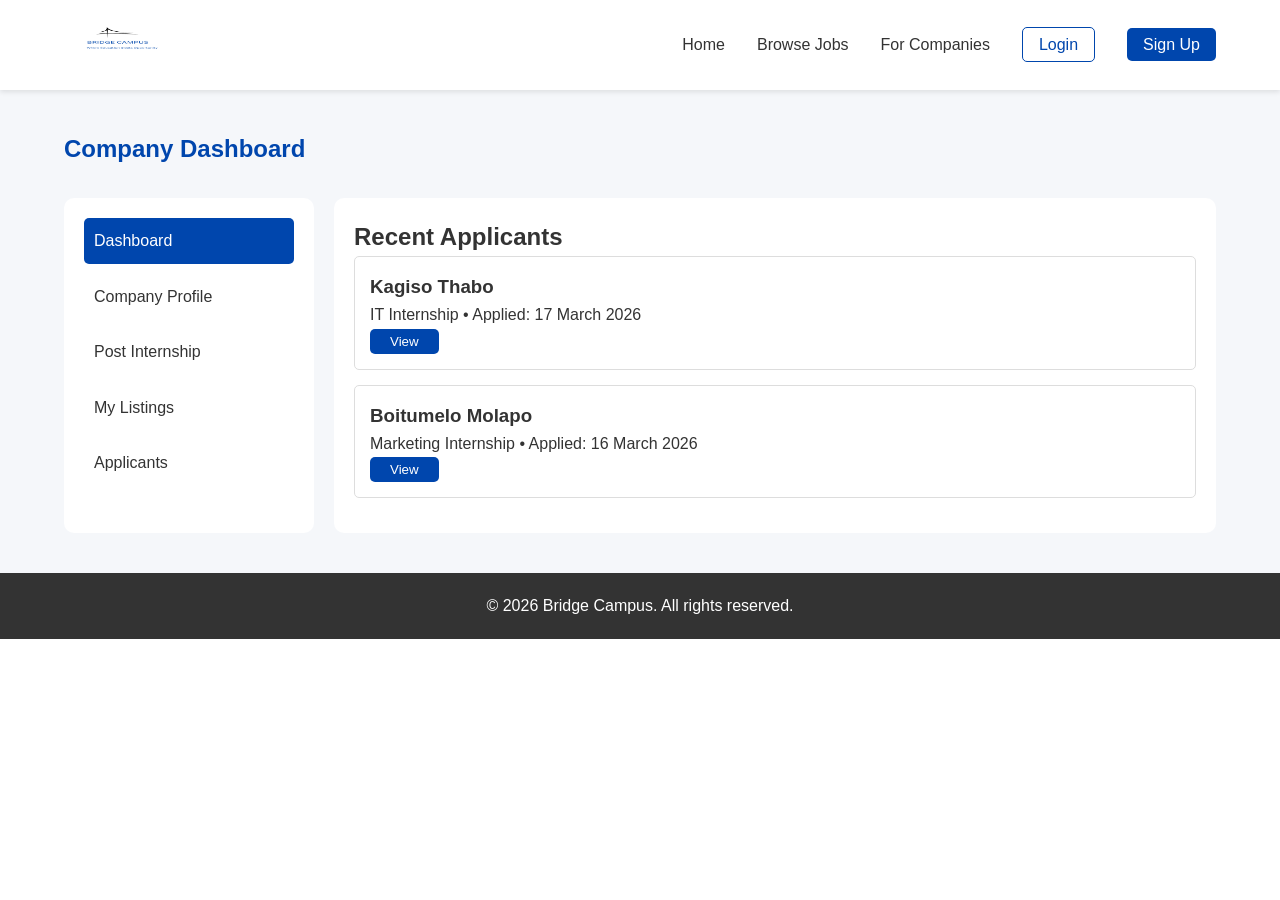
<file: company-dashboard.html>
<!DOCTYPE html>
<html lang="en">
<head>
    <meta charset="UTF-8">
    <meta name="viewport" content="width=device-width, initial-scale=1.0">
    <title>Company Dashboard - Bridge Campus</title>
    <link rel="stylesheet" href="style.css">
    <link rel="stylesheet" href="https://cdnjs.cloudflare.com/ajax/libs/font-awesome/6.0.0/css/all.min.css">
</head>
<body>
    <nav class="navbar">
        <div class="container">
            <div class="logo">
                <a href="index.html" style="text-decoration: none; color: inherit;">
                    <img src="bridge_logo.png" alt="Bridge Campus Logo" style="height: 50px; width: auto;">
                </a>
            </div>
            <ul class="nav-links">
                <li><a href="index.html">Home</a></li>
                <li><a href="jobs.html">Browse Jobs</a></li>
                <li><a href="company-dashboard.html">For Companies</a></li>
                <li><a href="login.html" class="btn-outline">Login</a></li>
                <li><a href="signup.html" class="btn-primary">Sign Up</a></li>
            </ul>
        </div>
    </nav>

    <section style="padding: 40px 0; background: #f5f7fa;">
        <div class="container">
            <h1 style="color: #0046ad;">Company Dashboard</h1>
            
            <div style="display: grid; grid-template-columns: 250px 1fr; gap: 20px; margin-top: 30px;">
                <!-- Sidebar -->
                <div style="background: white; padding: 20px; border-radius: 10px;">
                    <ul style="list-style: none; padding: 0;">
                        <li style="margin-bottom: 10px;"><a href="#" style="display: block; padding: 10px; background: #0046ad; color: white; text-decoration: none; border-radius: 5px;">Dashboard</a></li>
                        <li style="margin-bottom: 10px;"><a href="#" style="display: block; padding: 10px; color: #333; text-decoration: none;">Company Profile</a></li>
                        <li style="margin-bottom: 10px;"><a href="post-job.html" style="display: block; padding: 10px; color: #333; text-decoration: none;">Post Internship</a></li>
                        <li style="margin-bottom: 10px;"><a href="#" style="display: block; padding: 10px; color: #333; text-decoration: none;">My Listings</a></li>
                        <li style="margin-bottom: 10px;"><a href="#" style="display: block; padding: 10px; color: #333; text-decoration: none;">Applicants</a></li>
                    </ul>
                </div>
                
                <!-- Main -->
                <div style="background: white; padding: 20px; border-radius: 10px;">
                    <h2>Recent Applicants</h2>
                    
                    <div style="border: 1px solid #ddd; padding: 15px; margin-bottom: 15px; border-radius: 5px;">
                        <h3>Kagiso Thabo</h3>
                        <p>IT Internship • Applied: 17 March 2026</p>
                        <button style="background: #0046ad; color: white; border: none; padding: 5px 20px; border-radius: 5px;">View</button>
                    </div>
                    
                    <div style="border: 1px solid #ddd; padding: 15px; margin-bottom: 15px; border-radius: 5px;">
                        <h3>Boitumelo Molapo</h3>
                        <p>Marketing Internship • Applied: 16 March 2026</p>
                        <button style="background: #0046ad; color: white; border: none; padding: 5px 20px; border-radius: 5px;">View</button>
                    </div>
                </div>
            </div>
        </div>
    </section>

    <footer style="background: #333; color: white; text-align: center; padding: 20px;">
        <p>&copy; 2026 Bridge Campus. All rights reserved.</p>
    </footer>
</body>
</html>
</file>
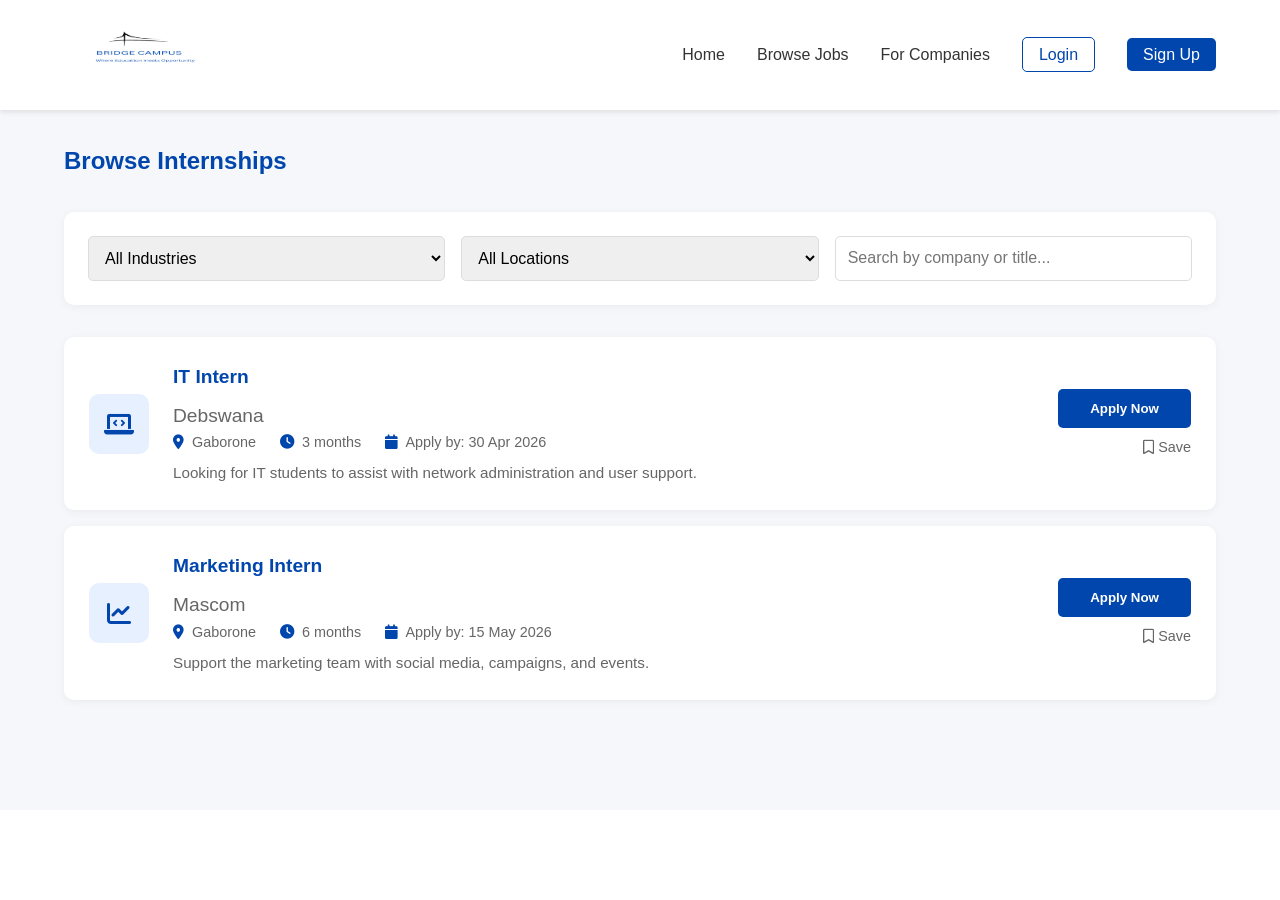
<file: jobs.html>
<!DOCTYPE html>
<html lang="en">
<head>
    <meta charset="UTF-8">
    <meta name="viewport" content="width=device-width, initial-scale=1.0">
    <title>Browse Internships - Bridge Campus</title>
    <link rel="stylesheet" href="style.css">
    <link rel="stylesheet" href="https://cdnjs.cloudflare.com/ajax/libs/font-awesome/6.0.0/css/all.min.css">
</head>
<body>
    <!-- Navigation -->
    <nav class="navbar">
        <div class="container">
            <div class="logo">
                <a href="index.html" style="text-decoration: none; color: inherit;">
                    <img src="bridge_logo.png" alt="Bridge Campus Logo" style="height: 70px; width: auto;">
                </a>
            </div>
            <ul class="nav-links">
                <li><a href="index.html">Home</a></li>
                <li><a href="jobs.html">Browse Jobs</a></li>
                <li><a href="company-dashboard.html">For Companies</a></li>
                <li><a href="login.html" class="btn-outline">Login</a></li>
                <li><a href="signup.html" class="btn-primary">Sign Up</a></li>
            </ul>
        </div>
    </nav>

    
    <section class="jobs-page">
        <div class="container">
            <h1>Browse Internships</h1>
            
            <!-- Filters -->
            <div class="filters">
                <select>
                    <option>All Industries</option>
                    <option>Information Technology</option>
                    <option>Marketing</option>
                    <option>Engineering</option>
                    <option>Finance</option>
                    <option>Human Resources</option>
                </select>
                
                <select>
                    <option>All Locations</option>
                    <option>Gaborone</option>
                    <option>Francistown</option>
                    <option>Palapye</option>
                    <option>Maun</option>
                </select>
                
                <input type="text" placeholder="Search by company or title...">
            </div>
            
            <!-- Job Listings -->
            <div class="job-listings">
                <!-- Job Card 1 -->
                <div class="job-card">
                    <div class="job-icon">
                        <i class="fas fa-laptop-code"></i>
                    </div>
                    <div class="job-info">
                        <h3>IT Intern</h3>
                        <p class="company-name">Debswana</p>
                        <div class="job-meta">
                            <span><i class="fas fa-map-marker-alt"></i> Gaborone</span>
                            <span><i class="fas fa-clock"></i> 3 months</span>
                            <span><i class="fas fa-calendar"></i> Apply by: 30 Apr 2026</span>
                        </div>
                        <p class="job-description">Looking for IT students to assist with network administration and user support.</p>
                    </div>
                    <div class="job-actions">
                        <button class="btn-apply" onclick="alert('Application submitted! (Demo)')">Apply Now</button>
                        <p class="saved"><i class="far fa-bookmark"></i> Save</p>
                    </div>
                </div>
                
                <!-- Job Card 2 -->
                <div class="job-card">
                    <div class="job-icon">
                        <i class="fas fa-chart-line"></i>
                    </div>
                    <div class="job-info">
                        <h3>Marketing Intern</h3>
                        <p class="company-name">Mascom</p>
                        <div class="job-meta">
                            <span><i class="fas fa-map-marker-alt"></i> Gaborone</span>
                            <span><i class="fas fa-clock"></i> 6 months</span>
                            <span><i class="fas fa-calendar"></i> Apply by: 15 May 2026</span>
                        </div>
                        <p class="job-description">Support the marketing team with social media, campaigns, and events.</p>
                    </div>
                    <div class="job-actions">
                        <button class="btn-apply" onclick="alert('Application submitted! (Demo)')">Apply Now</button>
                        <p class="saved"><i class="far fa-bookmark"></i> Save</p>
                    </div>
                </div>
            </div>
        </div>
    </section>
    
    <!-- Footer -->
</body>
</html>
</file>
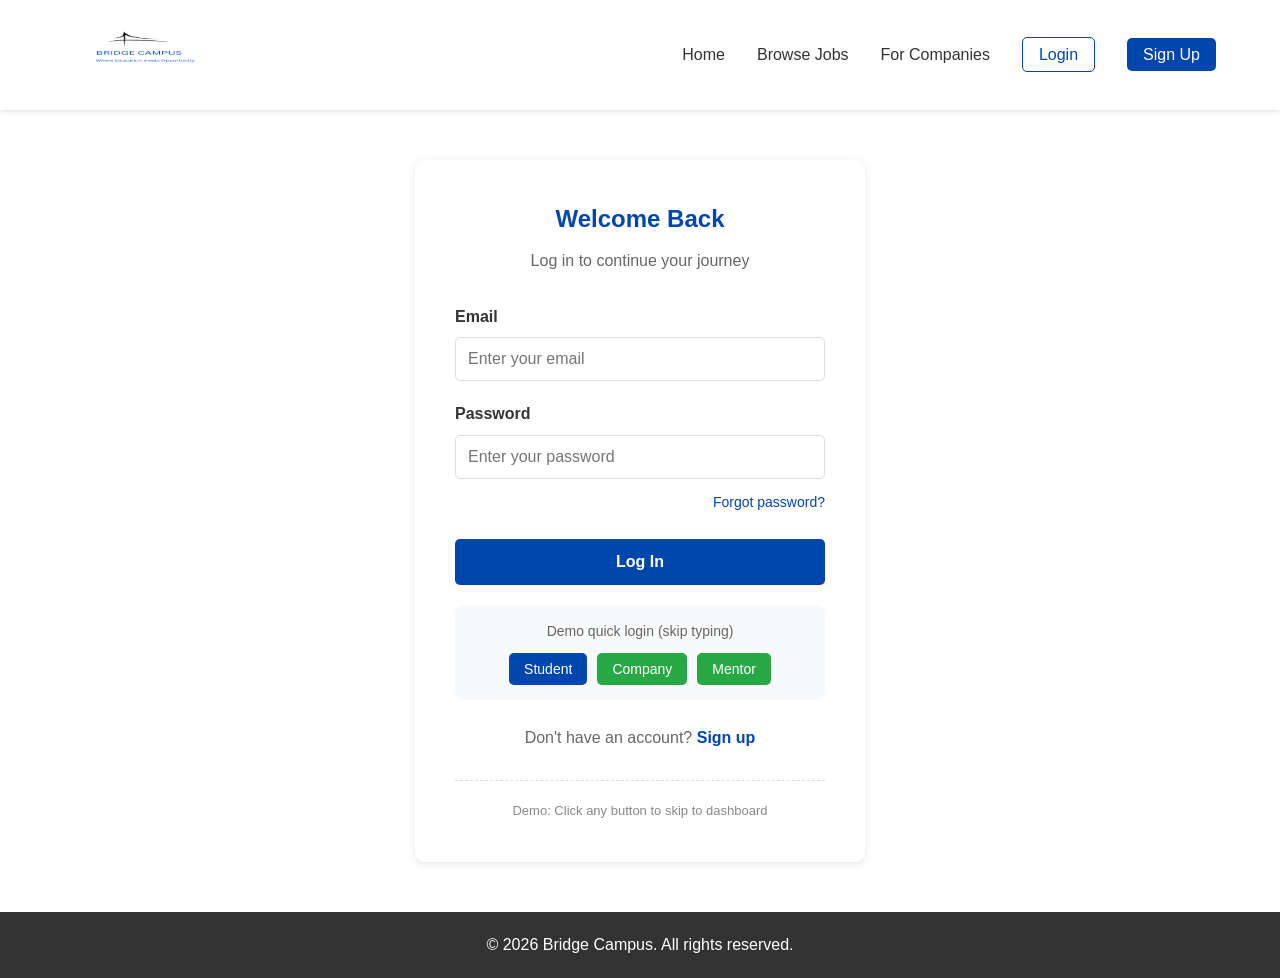
<file: login.html>
<!DOCTYPE html>
<html lang="en">
<head>
    <meta charset="UTF-8">
    <meta name="viewport" content="width=device-width, initial-scale=1.0">
    <title>Login - Bridge Campus</title>
    <link rel="stylesheet" href="style.css">
</head>
<body>
    <!-- Navigation Bar -->
    <nav class="navbar">
        <div class="container">
            <div class="logo">
                <a href="index.html" style="text-decoration: none; color: inherit;">
                    <img src="bridge_logo.png" alt="Bridge Campus Logo" style="height: 70px; width: auto;">
                </a>
            </div>
            <ul class="nav-links">
                <li><a href="index.html">Home</a></li>
                <li><a href="jobs.html">Browse Jobs</a></li>
                <li><a href="company-dashboard.html">For Companies</a></li>
                <li><a href="login.html" class="btn-outline">Login</a></li>
                <li><a href="signup.html" class="btn-primary">Sign Up</a></li>
            </ul>
        </div>
    </nav>

    <!-- Login Form -->
    <div style="max-width: 450px; margin: 50px auto; padding: 40px; background: white; border-radius: 10px; box-shadow: 0 2px 10px rgba(0,0,0,0.1);">
        <h2 style="color: #0046ad; text-align: center; margin-bottom: 10px;">Welcome Back</h2>
        <p style="text-align: center; color: #666; margin-bottom: 30px;">Log in to continue your journey</p>
        
        <!-- Login Form -->
        <form>
            <div style="margin-bottom: 20px;">
                <label style="display: block; margin-bottom: 8px; font-weight: bold;">Email</label>
                <input type="email" style="width: 100%; padding: 12px; border: 1px solid #ddd; border-radius: 5px; font-size: 16px;" placeholder="Enter your email">
            </div>
            
            <div style="margin-bottom: 10px;">
                <label style="display: block; margin-bottom: 8px; font-weight: bold;">Password</label>
                <input type="password" style="width: 100%; padding: 12px; border: 1px solid #ddd; border-radius: 5px; font-size: 16px;" placeholder="Enter your password">
            </div>
            
            <!-- Forgot Password Link -->
            <div style="text-align: right; margin-bottom: 25px;">
                <a href="#" onclick="alert('Password reset link would be sent (demo)')" style="color: #0046ad; text-decoration: none; font-size: 14px;">Forgot password?</a>
            </div>
            
            <!-- Login Button -->
            <button onclick="window.location.href='student-dashboard.html'" style="width: 100%; background: #0046ad; color: white; padding: 14px; border: none; border-radius: 5px; font-size: 16px; font-weight: bold; cursor: pointer; margin-bottom: 20px;">
                Log In
            </button>
            
            <!-- Demo Account Options -->
            <div style="background: #f8f9fa; padding: 15px; border-radius: 8px; margin-bottom: 25px;">
                <p style="text-align: center; color: #666; margin-bottom: 10px; font-size: 14px;">Demo quick login (skip typing)</p>
                <div style="display: flex; gap: 10px; justify-content: center;">
                    <button onclick="window.location.href='student-dashboard.html'" style="background: #0046ad; color: white; border: none; padding: 8px 15px; border-radius: 5px; font-size: 14px; cursor: pointer;">Student</button>
                    <button onclick="window.location.href='company-dashboard.html'" style="background: #28a745; color: white; border: none; padding: 8px 15px; border-radius: 5px; font-size: 14px; cursor: pointer;">Company</button>
                    <button onclick="window.location.href='mentor-dashboard.html'" style="background: #28a745; color: white; border: none; padding: 8px 15px; border-radius: 5px; font-size: 14px; cursor: pointer;">Mentor</button>
                </div>
            </div>
            
            <!-- Sign Up Link -->
            <p style="text-align: center; color: #666;">
                Don't have an account? 
                <a href="signup.html" style="color: #0046ad; text-decoration: none; font-weight: bold;">Sign up</a>
            </p>
        </form>
        
        <!-- Demo Note -->
        <p style="text-align: center; margin-top: 30px; font-size: 13px; color: #888; border-top: 1px dashed #ddd; padding-top: 20px;">
            Demo: Click any button to skip to dashboard
        </p>
    </div>

    <!-- Footer -->
    <footer style="background: #333; color: white; text-align: center; padding: 20px; margin-top: 50px;">
        <p>&copy; 2026 Bridge Campus. All rights reserved.</p>
    </footer>
</body>
</html>
</file>
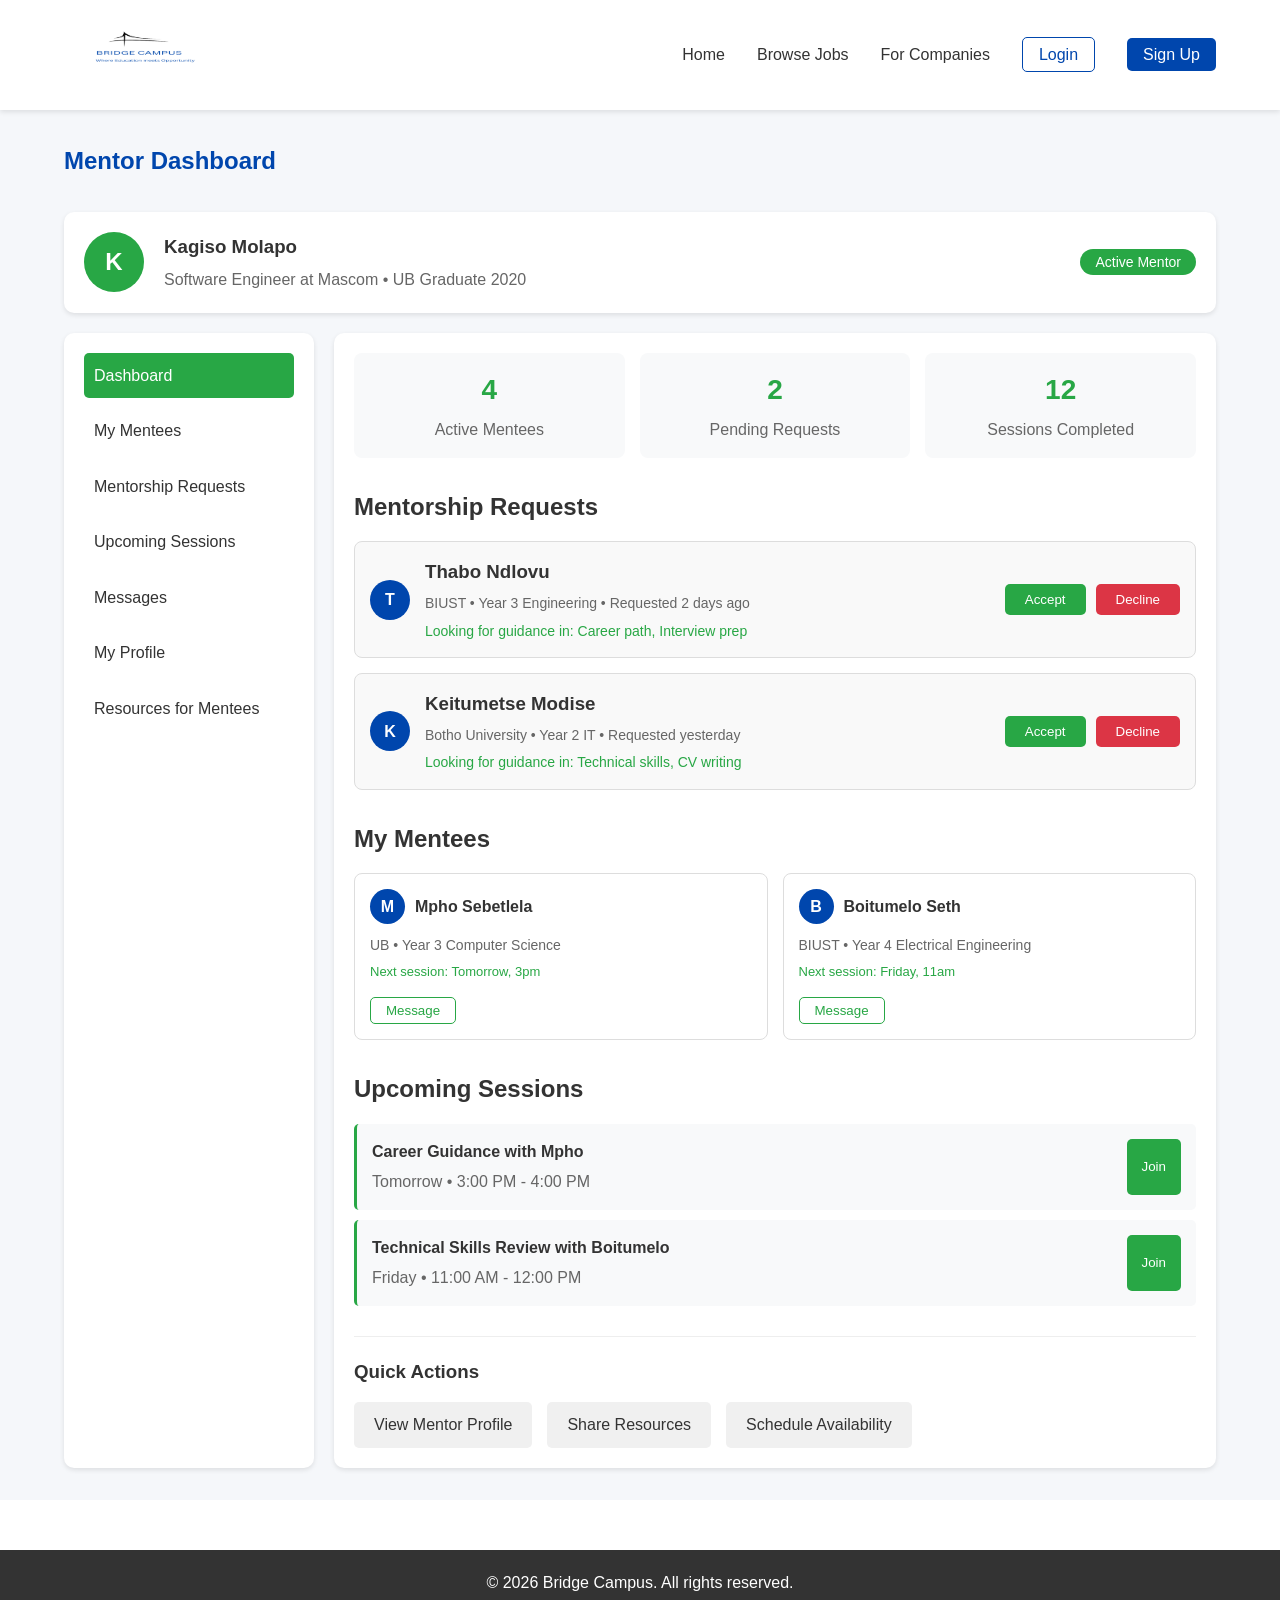
<file: mentor-dashboard.html>
<!DOCTYPE html>
<html lang="en">
<head>
    <meta charset="UTF-8">
    <meta name="viewport" content="width=device-width, initial-scale=1.0">
    <title>Mentor Dashboard - Bridge Campus</title>
    <link rel="stylesheet" href="style.css">
    <link rel="stylesheet" href="https://cdnjs.cloudflare.com/ajax/libs/font-awesome/6.0.0/css/all.min.css">
</head>
<body>
    <!-- Navigation Bar -->
    <nav class="navbar">
        <div class="container">
            <div class="logo">
                <a href="index.html" style="text-decoration: none; color: inherit;">
                    <img src="bridge_logo.png" alt="Bridge Campus Logo" style="height: 70px; width: auto;">
                </a>
            </div>
            <ul class="nav-links">
                <li><a href="index.html">Home</a></li>
                <li><a href="jobs.html">Browse Jobs</a></li>
                <li><a href="company-dashboard.html">For Companies</a></li>
                <li><a href="login.html" class="btn-outline">Login</a></li>
                <li><a href="signup.html" class="btn-primary">Sign Up</a></li>
            </ul>
        </div>
    </nav>

    <!-- Mentor Dashboard -->
    <section class="dashboard">
        <div class="container">
            <h1>Mentor Dashboard</h1>
            
            <!-- Profile Summary Card -->
            <div style="background: white; padding: 20px; border-radius: 10px; margin-bottom: 20px; display: flex; align-items: center; gap: 20px; box-shadow: 0 2px 5px rgba(0,0,0,0.1);">
                <div style="width: 60px; height: 60px; background: #28a745; color: white; border-radius: 50%; display: flex; align-items: center; justify-content: center; font-size: 24px; font-weight: bold;">K</div>
                <div>
                    <h3 style="margin: 0; color: #333;">Kagiso Molapo</h3>
                    <p style="margin: 5px 0 0; color: #666;">Software Engineer at Mascom • UB Graduate 2020</p>
                </div>
                <div style="margin-left: auto;">
                    <span style="background: #28a745; color: white; padding: 5px 15px; border-radius: 20px; font-size: 14px;">Active Mentor</span>
                </div>
            </div>
            
            <div style="display: grid; grid-template-columns: 250px 1fr; gap: 20px;">
                <!-- SIDEBAR -->
                <div style="background: white; border-radius: 10px; padding: 20px; box-shadow: 0 2px 5px rgba(0,0,0,0.1);">
                    <ul style="list-style: none; padding: 0;">
                        <li style="margin-bottom: 10px;"><a href="#" style="display: block; padding: 10px; background: #28a745; color: white; text-decoration: none; border-radius: 5px;">Dashboard</a></li>
                        <li style="margin-bottom: 10px;"><a href="#" style="display: block; padding: 10px; color: #333; text-decoration: none; border-radius: 5px;">My Mentees</a></li>
                        <li style="margin-bottom: 10px;"><a href="#" style="display: block; padding: 10px; color: #333; text-decoration: none; border-radius: 5px;">Mentorship Requests</a></li>
                        <li style="margin-bottom: 10px;"><a href="#" style="display: block; padding: 10px; color: #333; text-decoration: none; border-radius: 5px;">Upcoming Sessions</a></li>
                        <li style="margin-bottom: 10px;"><a href="#" style="display: block; padding: 10px; color: #333; text-decoration: none; border-radius: 5px;">Messages</a></li>
                        <li style="margin-bottom: 10px;"><a href="#" style="display: block; padding: 10px; color: #333; text-decoration: none; border-radius: 5px;">My Profile</a></li>
                        <li style="margin-bottom: 10px;"><a href="#" style="display: block; padding: 10px; color: #333; text-decoration: none; border-radius: 5px;">Resources for Mentees</a></li>
                    </ul>
                </div>
                
                <!-- MAIN CONTENT -->
                <div style="background: white; border-radius: 10px; padding: 20px; box-shadow: 0 2px 5px rgba(0,0,0,0.1);">
                    <!-- Stats Overview -->
                    <div style="display: grid; grid-template-columns: repeat(3, 1fr); gap: 15px; margin-bottom: 30px;">
                        <div style="background: #f8f9fa; padding: 15px; border-radius: 8px; text-align: center;">
                            <h3 style="color: #28a745; margin: 0; font-size: 28px;">4</h3>
                            <p style="color: #666; margin: 5px 0 0;">Active Mentees</p>
                        </div>
                        <div style="background: #f8f9fa; padding: 15px; border-radius: 8px; text-align: center;">
                            <h3 style="color: #28a745; margin: 0; font-size: 28px;">2</h3>
                            <p style="color: #666; margin: 5px 0 0;">Pending Requests</p>
                        </div>
                        <div style="background: #f8f9fa; padding: 15px; border-radius: 8px; text-align: center;">
                            <h3 style="color: #28a745; margin: 0; font-size: 28px;">12</h3>
                            <p style="color: #666; margin: 5px 0 0;">Sessions Completed</p>
                        </div>
                    </div>

                    <!-- Pending Mentorship Requests -->
                    <h2 style="color: #333; margin-bottom: 15px;">Mentorship Requests</h2>
                    
                    <div style="border: 1px solid #ddd; border-radius: 8px; padding: 15px; margin-bottom: 15px; background: #f9f9f9;">
                        <div style="display: flex; align-items: center; gap: 15px;">
                            <div style="width: 40px; height: 40px; background: #0046ad; color: white; border-radius: 50%; display: flex; align-items: center; justify-content: center; font-weight: bold;">T</div>
                            <div style="flex: 1;">
                                <h3 style="margin: 0; color: #333;">Thabo Ndlovu</h3>
                                <p style="margin: 5px 0 0; color: #666; font-size: 14px;">BIUST • Year 3 Engineering • Requested 2 days ago</p>
                                <p style="margin: 5px 0 0; color: #28a745; font-size: 14px;">Looking for guidance in: Career path, Interview prep</p>
                            </div>
                            <div style="display: flex; gap: 10px;">
                                <button onclick="alert('Request accepted')" style="background: #28a745; color: white; border: none; padding: 8px 20px; border-radius: 5px; cursor: pointer;">Accept</button>
                                <button onclick="alert('Request declined')" style="background: #dc3545; color: white; border: none; padding: 8px 20px; border-radius: 5px; cursor: pointer;">Decline</button>
                            </div>
                        </div>
                    </div>
                    
                    <div style="border: 1px solid #ddd; border-radius: 8px; padding: 15px; margin-bottom: 30px; background: #f9f9f9;">
                        <div style="display: flex; align-items: center; gap: 15px;">
                            <div style="width: 40px; height: 40px; background: #0046ad; color: white; border-radius: 50%; display: flex; align-items: center; justify-content: center; font-weight: bold;">K</div>
                            <div style="flex: 1;">
                                <h3 style="margin: 0; color: #333;">Keitumetse Modise</h3>
                                <p style="margin: 5px 0 0; color: #666; font-size: 14px;">Botho University • Year 2 IT • Requested yesterday</p>
                                <p style="margin: 5px 0 0; color: #28a745; font-size: 14px;">Looking for guidance in: Technical skills, CV writing</p>
                            </div>
                            <div style="display: flex; gap: 10px;">
                                <button onclick="alert('Request accepted')" style="background: #28a745; color: white; border: none; padding: 8px 20px; border-radius: 5px; cursor: pointer;">Accept</button>
                                <button onclick="alert('Request declined')" style="background: #dc3545; color: white; border: none; padding: 8px 20px; border-radius: 5px; cursor: pointer;">Decline</button>
                            </div>
                        </div>
                    </div>

                    <!-- Current Mentees -->
                    <h2 style="color: #333; margin-bottom: 15px;">My Mentees</h2>
                    
                    <div style="display: grid; grid-template-columns: 1fr 1fr; gap: 15px; margin-bottom: 30px;">
                        <div style="border: 1px solid #ddd; border-radius: 8px; padding: 15px;">
                            <div style="display: flex; align-items: center; gap: 10px; margin-bottom: 10px;">
                                <div style="width: 35px; height: 35px; background: #0046ad; color: white; border-radius: 50%; display: flex; align-items: center; justify-content: center; font-weight: bold;">M</div>
                                <h3 style="margin: 0; font-size: 16px;">Mpho Sebetlela</h3>
                            </div>
                            <p style="color: #666; font-size: 14px; margin: 5px 0;">UB • Year 3 Computer Science</p>
                            <p style="color: #28a745; font-size: 13px; margin: 5px 0;">Next session: Tomorrow, 3pm</p>
                            <button onclick="alert('Opening chat with mentee')" style="background: transparent; border: 1px solid #28a745; color: #28a745; padding: 5px 15px; border-radius: 5px; margin-top: 10px; cursor: pointer;">Message</button>
                        </div>
                        
                        <div style="border: 1px solid #ddd; border-radius: 8px; padding: 15px;">
                            <div style="display: flex; align-items: center; gap: 10px; margin-bottom: 10px;">
                                <div style="width: 35px; height: 35px; background: #0046ad; color: white; border-radius: 50%; display: flex; align-items: center; justify-content: center; font-weight: bold;">B</div>
                                <h3 style="margin: 0; font-size: 16px;">Boitumelo Seth</h3>
                            </div>
                            <p style="color: #666; font-size: 14px; margin: 5px 0;">BIUST • Year 4 Electrical Engineering</p>
                            <p style="color: #28a745; font-size: 13px; margin: 5px 0;">Next session: Friday, 11am</p>
                            <button onclick="alert('Opening chat with mentee')" style="background: transparent; border: 1px solid #28a745; color: #28a745; padding: 5px 15px; border-radius: 5px; margin-top: 10px; cursor: pointer;">Message</button>
                        </div>
                    </div>

                    <!-- Upcoming Sessions -->
                    <h2 style="color: #333; margin-bottom: 15px;">Upcoming Sessions</h2>
                    
                    <div style="border-left: 3px solid #28a745; background: #f8f9fa; padding: 15px; margin-bottom: 10px; border-radius: 5px;">
                        <div style="display: flex; justify-content: space-between;">
                            <div>
                                <h3 style="margin: 0; font-size: 16px;">Career Guidance with Mpho</h3>
                                <p style="color: #666; margin: 5px 0 0;">Tomorrow • 3:00 PM - 4:00 PM</p>
                            </div>
                            <button onclick="alert('Joining session')" style="background: #28a745; color: white; border: none; padding: 5px 15px; border-radius: 5px; cursor: pointer;">Join</button>
                        </div>
                    </div>
                    
                    <div style="border-left: 3px solid #28a745; background: #f8f9fa; padding: 15px; margin-bottom: 10px; border-radius: 5px;">
                        <div style="display: flex; justify-content: space-between;">
                            <div>
                                <h3 style="margin: 0; font-size: 16px;">Technical Skills Review with Boitumelo</h3>
                                <p style="color: #666; margin: 5px 0 0;">Friday • 11:00 AM - 12:00 PM</p>
                            </div>
                            <button onclick="alert('Joining session')" style="background: #28a745; color: white; border: none; padding: 5px 15px; border-radius: 5px; cursor: pointer;">Join</button>
                        </div>
                    </div>

                    <!-- Quick Actions -->
                    <div style="margin-top: 30px; padding-top: 20px; border-top: 1px solid #eee;">
                        <h3 style="color: #333; margin-bottom: 15px;">Quick Actions</h3>
                        <div style="display: flex; gap: 15px; flex-wrap: wrap;">
                            <a href="mentors.html" style="background: #f0f0f0; color: #333; padding: 10px 20px; text-decoration: none; border-radius: 5px;">View Mentor Profile</a>
                            <a href="#" style="background: #f0f0f0; color: #333; padding: 10px 20px; text-decoration: none; border-radius: 5px;">Share Resources</a>
                            <a href="#" style="background: #f0f0f0; color: #333; padding: 10px 20px; text-decoration: none; border-radius: 5px;">Schedule Availability</a>
                        </div>
                    </div>
                </div>
            </div>
        </div>
    </section>

    <!-- Footer -->
    <footer style="background: #333; color: white; text-align: center; padding: 20px; margin-top: 50px;">
        <p>&copy; 2026 Bridge Campus. All rights reserved.</p>
    </footer>
</body>
</html>
</file>
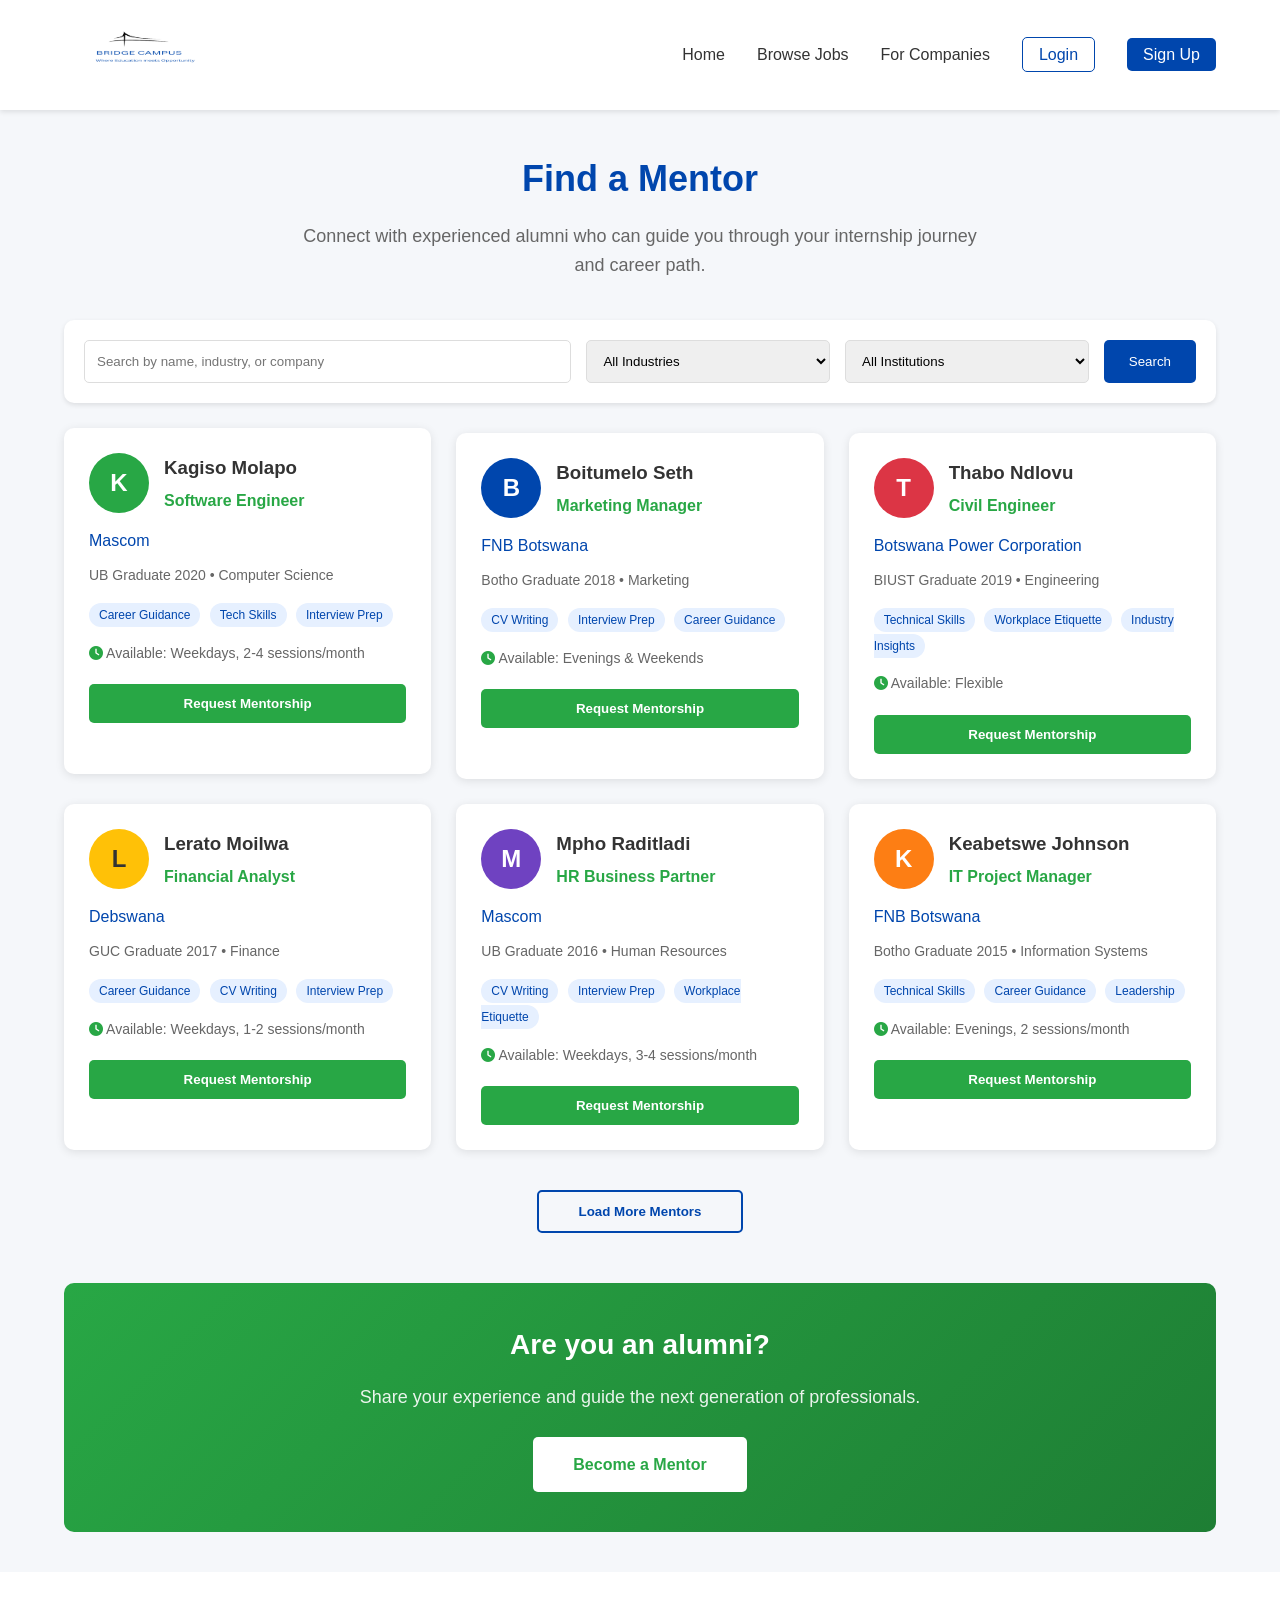
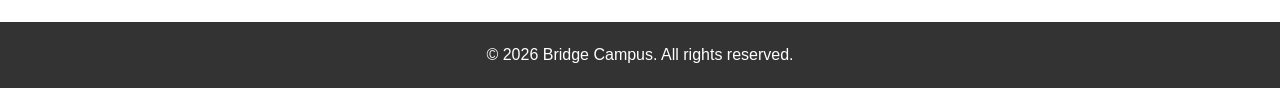
<file: mentor.html>
<!DOCTYPE html>
<html lang="en">
<head>
    <meta charset="UTF-8">
    <meta name="viewport" content="width=device-width, initial-scale=1.0">
    <title>Find a Mentor - Bridge Campus</title>
    <link rel="stylesheet" href="style.css">
    <link rel="stylesheet" href="https://cdnjs.cloudflare.com/ajax/libs/font-awesome/6.0.0/css/all.min.css">
</head>
<body>
    <!-- Navigation Bar -->
    <nav class="navbar">
        <div class="container">
            <div class="logo">
                <a href="index.html" style="text-decoration: none; color: inherit;">
                    <img src="bridge_logo.png" alt="Bridge Campus Logo" style="height: 70px; width: auto;">
                </a>
            </div>
            <ul class="nav-links">
                <li><a href="index.html">Home</a></li>
                <li><a href="jobs.html">Browse Jobs</a></li>
                <li><a href="company-dashboard.html">For Companies</a></li>
                <li><a href="login.html" class="btn-outline">Login</a></li>
                <li><a href="signup.html" class="btn-primary">Sign Up</a></li>
            </ul>
        </div>
    </nav>

    <!-- Mentors Listing Page -->
    <section style="padding: 40px 0; background: #f5f7fa;">
        <div class="container">
            <!-- Header -->
            <div style="text-align: center; margin-bottom: 40px;">
                <h1 style="color: #0046ad; font-size: 36px; margin-bottom: 15px;">Find a Mentor</h1>
                <p style="color: #666; font-size: 18px; max-width: 700px; margin: 0 auto;">Connect with experienced alumni who can guide you through your internship journey and career path.</p>
            </div>

            <!-- Search and Filter Bar -->
            <div style="background: white; padding: 20px; border-radius: 10px; margin-bottom: 30px; box-shadow: 0 2px 5px rgba(0,0,0,0.1);">
                <div style="display: grid; grid-template-columns: 2fr 1fr 1fr auto; gap: 15px;">
                    <input type="text" placeholder="Search by name, industry, or company" style="padding: 12px; border: 1px solid #ddd; border-radius: 5px; width: 100%;">
                    <select style="padding: 12px; border: 1px solid #ddd; border-radius: 5px;">
                        <option>All Industries</option>
                        <option>Technology</option>
                        <option>Mining</option>
                        <option>Finance</option>
                        <option>Marketing</option>
                        <option>Engineering</option>
                        <option>Healthcare</option>
                    </select>
                    <select style="padding: 12px; border: 1px solid #ddd; border-radius: 5px;">
                        <option>All Institutions</option>
                        <option>University of Botswana</option>
                        <option>BIUST</option>
                        <option>Botho University</option>
                        <option>Limkokwing</option>
                    </select>
                    <button onclick="alert('Search filters applied (demo)')" style="background: #0046ad; color: white; border: none; padding: 12px 25px; border-radius: 5px; cursor: pointer;">Search</button>
                </div>
            </div>

            <!-- Mentors Grid -->
            <div style="display: grid; grid-template-columns: repeat(3, 1fr); gap: 25px;">
                <!-- Mentor Card 1 -->
                <div style="background: white; border-radius: 10px; padding: 25px; box-shadow: 0 2px 10px rgba(0,0,0,0.1); transition: transform 0.3s; transform: translateY(-5px);">
                    <div style="display: flex; align-items: center; gap: 15px; margin-bottom: 15px;">
                        <div style="width: 60px; height: 60px; background: #28a745; color: white; border-radius: 50%; display: flex; align-items: center; justify-content: center; font-size: 24px; font-weight: bold;">K</div>
                        <div>
                            <h3 style="margin: 0; color: #333;">Kagiso Molapo</h3>
                            <p style="margin: 5px 0 0; color: #28a745; font-weight: bold;">Software Engineer</p>
                        </div>
                    </div>
                    <p style="color: #0046ad; font-weight: 500; margin-bottom: 10px;">Mascom</p>
                    <p style="color: #666; font-size: 14px; margin-bottom: 15px;">UB Graduate 2020 • Computer Science</p>
                    
                    <div style="margin-bottom: 15px;">
                        <span style="background: #e6f0ff; color: #0046ad; padding: 5px 10px; border-radius: 20px; font-size: 12px; margin-right: 5px;">Career Guidance</span>
                        <span style="background: #e6f0ff; color: #0046ad; padding: 5px 10px; border-radius: 20px; font-size: 12px; margin-right: 5px;">Tech Skills</span>
                        <span style="background: #e6f0ff; color: #0046ad; padding: 5px 10px; border-radius: 20px; font-size: 12px;">Interview Prep</span>
                    </div>
                    
                    <p style="color: #666; font-size: 14px; margin-bottom: 20px;">
                        <i class="fas fa-clock" style="color: #28a745;"></i> Available: Weekdays, 2-4 sessions/month
                    </p>
                    
                    <button onclick="alert('Mentorship request sent to Kagiso')" style="width: 100%; background: #28a745; color: white; border: none; padding: 12px; border-radius: 5px; font-weight: bold; cursor: pointer;">
                        Request Mentorship
                    </button>
                </div>

                <!-- Mentor Card 2 -->
                <div style="background: white; border-radius: 10px; padding: 25px; box-shadow: 0 2px 10px rgba(0,0,0,0.1);">
                    <div style="display: flex; align-items: center; gap: 15px; margin-bottom: 15px;">
                        <div style="width: 60px; height: 60px; background: #0046ad; color: white; border-radius: 50%; display: flex; align-items: center; justify-content: center; font-size: 24px; font-weight: bold;">B</div>
                        <div>
                            <h3 style="margin: 0; color: #333;">Boitumelo Seth</h3>
                            <p style="margin: 5px 0 0; color: #28a745; font-weight: bold;">Marketing Manager</p>
                        </div>
                    </div>
                    <p style="color: #0046ad; font-weight: 500; margin-bottom: 10px;">FNB Botswana</p>
                    <p style="color: #666; font-size: 14px; margin-bottom: 15px;">Botho Graduate 2018 • Marketing</p>
                    
                    <div style="margin-bottom: 15px;">
                        <span style="background: #e6f0ff; color: #0046ad; padding: 5px 10px; border-radius: 20px; font-size: 12px; margin-right: 5px;">CV Writing</span>
                        <span style="background: #e6f0ff; color: #0046ad; padding: 5px 10px; border-radius: 20px; font-size: 12px; margin-right: 5px;">Interview Prep</span>
                        <span style="background: #e6f0ff; color: #0046ad; padding: 5px 10px; border-radius: 20px; font-size: 12px;">Career Guidance</span>
                    </div>
                    
                    <p style="color: #666; font-size: 14px; margin-bottom: 20px;">
                        <i class="fas fa-clock" style="color: #28a745;"></i> Available: Evenings & Weekends
                    </p>
                    
                    <button onclick="alert('Mentorship request sent to Boitumelo')" style="width: 100%; background: #28a745; color: white; border: none; padding: 12px; border-radius: 5px; font-weight: bold; cursor: pointer;">
                        Request Mentorship
                    </button>
                </div>

                <!-- Mentor Card 3 -->
                <div style="background: white; border-radius: 10px; padding: 25px; box-shadow: 0 2px 10px rgba(0,0,0,0.1);">
                    <div style="display: flex; align-items: center; gap: 15px; margin-bottom: 15px;">
                        <div style="width: 60px; height: 60px; background: #dc3545; color: white; border-radius: 50%; display: flex; align-items: center; justify-content: center; font-size: 24px; font-weight: bold;">T</div>
                        <div>
                            <h3 style="margin: 0; color: #333;">Thabo Ndlovu</h3>
                            <p style="margin: 5px 0 0; color: #28a745; font-weight: bold;">Civil Engineer</p>
                        </div>
                    </div>
                    <p style="color: #0046ad; font-weight: 500; margin-bottom: 10px;">Botswana Power Corporation</p>
                    <p style="color: #666; font-size: 14px; margin-bottom: 15px;">BIUST Graduate 2019 • Engineering</p>
                    
                    <div style="margin-bottom: 15px;">
                        <span style="background: #e6f0ff; color: #0046ad; padding: 5px 10px; border-radius: 20px; font-size: 12px; margin-right: 5px;">Technical Skills</span>
                        <span style="background: #e6f0ff; color: #0046ad; padding: 5px 10px; border-radius: 20px; font-size: 12px; margin-right: 5px;">Workplace Etiquette</span>
                        <span style="background: #e6f0ff; color: #0046ad; padding: 5px 10px; border-radius: 20px; font-size: 12px;">Industry Insights</span>
                    </div>
                    
                    <p style="color: #666; font-size: 14px; margin-bottom: 20px;">
                        <i class="fas fa-clock" style="color: #28a745;"></i> Available: Flexible
                    </p>
                    
                    <button onclick="alert('Mentorship request sent to Thabo')" style="width: 100%; background: #28a745; color: white; border: none; padding: 12px; border-radius: 5px; font-weight: bold; cursor: pointer;">
                        Request Mentorship
                    </button>
                </div>

                <!-- Mentor Card 4 -->
                <div style="background: white; border-radius: 10px; padding: 25px; box-shadow: 0 2px 10px rgba(0,0,0,0.1);">
                    <div style="display: flex; align-items: center; gap: 15px; margin-bottom: 15px;">
                        <div style="width: 60px; height: 60px; background: #ffc107; color: #333; border-radius: 50%; display: flex; align-items: center; justify-content: center; font-size: 24px; font-weight: bold;">L</div>
                        <div>
                            <h3 style="margin: 0; color: #333;">Lerato Moilwa</h3>
                            <p style="margin: 5px 0 0; color: #28a745; font-weight: bold;">Financial Analyst</p>
                        </div>
                    </div>
                    <p style="color: #0046ad; font-weight: 500; margin-bottom: 10px;">Debswana</p>
                    <p style="color: #666; font-size: 14px; margin-bottom: 15px;">GUC Graduate 2017 • Finance</p>
                    
                    <div style="margin-bottom: 15px;">
                        <span style="background: #e6f0ff; color: #0046ad; padding: 5px 10px; border-radius: 20px; font-size: 12px; margin-right: 5px;">Career Guidance</span>
                        <span style="background: #e6f0ff; color: #0046ad; padding: 5px 10px; border-radius: 20px; font-size: 12px; margin-right: 5px;">CV Writing</span>
                        <span style="background: #e6f0ff; color: #0046ad; padding: 5px 10px; border-radius: 20px; font-size: 12px;">Interview Prep</span>
                    </div>
                    
                    <p style="color: #666; font-size: 14px; margin-bottom: 20px;">
                        <i class="fas fa-clock" style="color: #28a745;"></i> Available: Weekdays, 1-2 sessions/month
                    </p>
                    
                    <button onclick="alert('Mentorship request sent to Lerato')" style="width: 100%; background: #28a745; color: white; border: none; padding: 12px; border-radius: 5px; font-weight: bold; cursor: pointer;">
                        Request Mentorship
                    </button>
                </div>

                <!-- Mentor Card 5 -->
                <div style="background: white; border-radius: 10px; padding: 25px; box-shadow: 0 2px 10px rgba(0,0,0,0.1);">
                    <div style="display: flex; align-items: center; gap: 15px; margin-bottom: 15px;">
                        <div style="width: 60px; height: 60px; background: #6f42c1; color: white; border-radius: 50%; display: flex; align-items: center; justify-content: center; font-size: 24px; font-weight: bold;">M</div>
                        <div>
                            <h3 style="margin: 0; color: #333;">Mpho Raditladi</h3>
                            <p style="margin: 5px 0 0; color: #28a745; font-weight: bold;">HR Business Partner</p>
                        </div>
                    </div>
                    <p style="color: #0046ad; font-weight: 500; margin-bottom: 10px;">Mascom</p>
                    <p style="color: #666; font-size: 14px; margin-bottom: 15px;">UB Graduate 2016 • Human Resources</p>
                    
                    <div style="margin-bottom: 15px;">
                        <span style="background: #e6f0ff; color: #0046ad; padding: 5px 10px; border-radius: 20px; font-size: 12px; margin-right: 5px;">CV Writing</span>
                        <span style="background: #e6f0ff; color: #0046ad; padding: 5px 10px; border-radius: 20px; font-size: 12px; margin-right: 5px;">Interview Prep</span>
                        <span style="background: #e6f0ff; color: #0046ad; padding: 5px 10px; border-radius: 20px; font-size: 12px;">Workplace Etiquette</span>
                    </div>
                    
                    <p style="color: #666; font-size: 14px; margin-bottom: 20px;">
                        <i class="fas fa-clock" style="color: #28a745;"></i> Available: Weekdays, 3-4 sessions/month
                    </p>
                    
                    <button onclick="alert('Mentorship request sent to Mpho')" style="width: 100%; background: #28a745; color: white; border: none; padding: 12px; border-radius: 5px; font-weight: bold; cursor: pointer;">
                        Request Mentorship
                    </button>
                </div>

                <!-- Mentor Card 6 -->
                <div style="background: white; border-radius: 10px; padding: 25px; box-shadow: 0 2px 10px rgba(0,0,0,0.1);">
                    <div style="display: flex; align-items: center; gap: 15px; margin-bottom: 15px;">
                        <div style="width: 60px; height: 60px; background: #fd7e14; color: white; border-radius: 50%; display: flex; align-items: center; justify-content: center; font-size: 24px; font-weight: bold;">K</div>
                        <div>
                            <h3 style="margin: 0; color: #333;">Keabetswe Johnson</h3>
                            <p style="margin: 5px 0 0; color: #28a745; font-weight: bold;">IT Project Manager</p>
                        </div>
                    </div>
                    <p style="color: #0046ad; font-weight: 500; margin-bottom: 10px;">FNB Botswana</p>
                    <p style="color: #666; font-size: 14px; margin-bottom: 15px;">Botho Graduate 2015 • Information Systems</p>
                    
                    <div style="margin-bottom: 15px;">
                        <span style="background: #e6f0ff; color: #0046ad; padding: 5px 10px; border-radius: 20px; font-size: 12px; margin-right: 5px;">Technical Skills</span>
                        <span style="background: #e6f0ff; color: #0046ad; padding: 5px 10px; border-radius: 20px; font-size: 12px; margin-right: 5px;">Career Guidance</span>
                        <span style="background: #e6f0ff; color: #0046ad; padding: 5px 10px; border-radius: 20px; font-size: 12px;">Leadership</span>
                    </div>
                    
                    <p style="color: #666; font-size: 14px; margin-bottom: 20px;">
                        <i class="fas fa-clock" style="color: #28a745;"></i> Available: Evenings, 2 sessions/month
                    </p>
                    
                    <button onclick="alert('Mentorship request sent to Keabetswe')" style="width: 100%; background: #28a745; color: white; border: none; padding: 12px; border-radius: 5px; font-weight: bold; cursor: pointer;">
                        Request Mentorship
                    </button>
                </div>
            </div>

            <!-- Load More Button -->
            <div style="text-align: center; margin-top: 40px;">
                <button onclick="alert('Loading more mentors (demo)')" style="background: transparent; border: 2px solid #0046ad; color: #0046ad; padding: 12px 40px; border-radius: 5px; font-weight: bold; cursor: pointer;">
                    Load More Mentors
                </button>
            </div>

            <!-- Become a Mentor CTA -->
            <div style="background: linear-gradient(135deg, #28a745, #1e7e34); color: white; padding: 40px; border-radius: 10px; margin-top: 50px; text-align: center;">
                <h2 style="color: white; margin-bottom: 15px; font-size: 28px;">Are you an alumni?</h2>
                <p style="margin-bottom: 25px; font-size: 18px; opacity: 0.9;">Share your experience and guide the next generation of professionals.</p>
                <a href="signup.html?type=mentor" style="background: white; color: #28a745; padding: 15px 40px; text-decoration: none; border-radius: 5px; font-weight: bold; display: inline-block;">Become a Mentor</a>
            </div>
        </div>
    </section>

    <!-- Footer -->
    <footer style="background: #333; color: white; text-align: center; padding: 20px; margin-top: 50px;">
        <p>&copy; 2026 Bridge Campus. All rights reserved.</p>
    </footer>
</body>
</html>
</file>
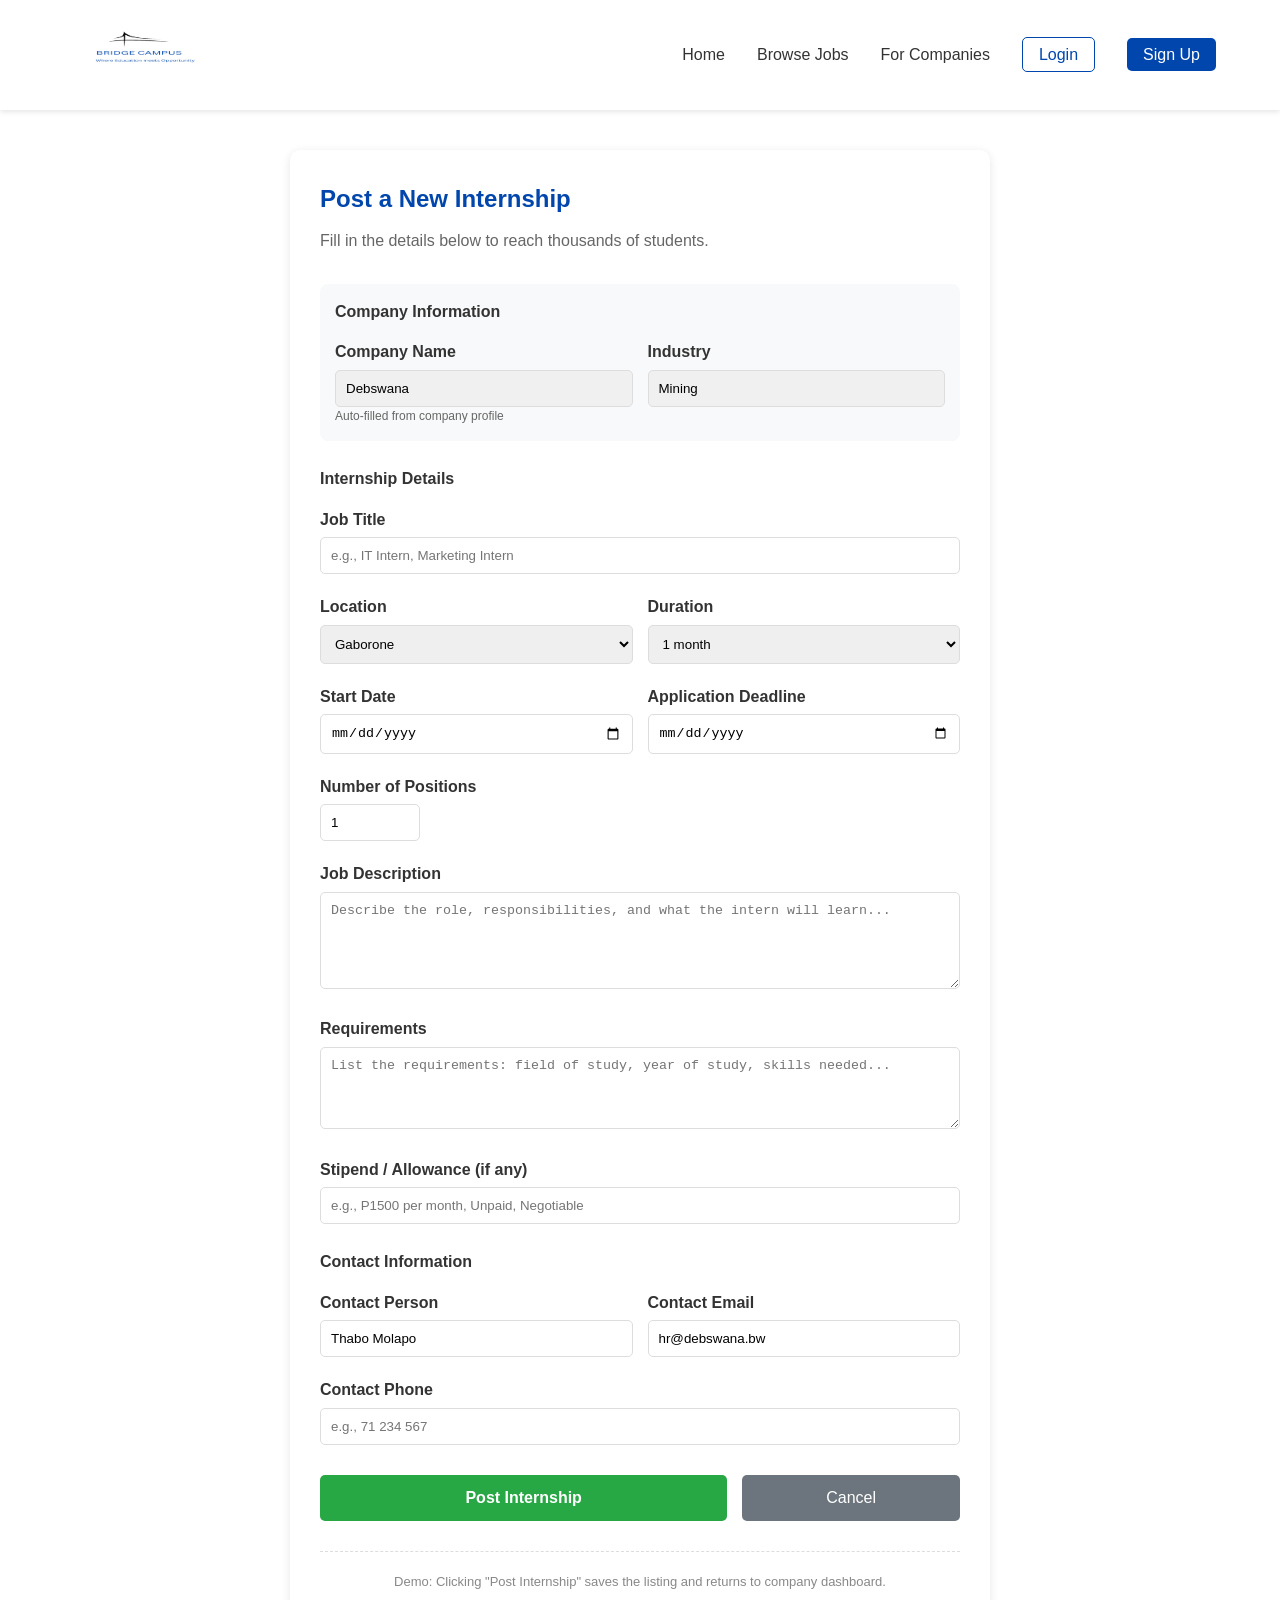
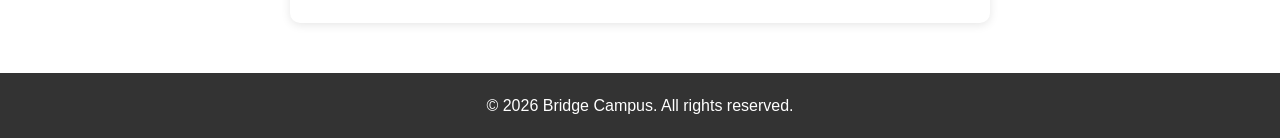
<file: post-job.html>
<!DOCTYPE html>
<html lang="en">
<head>
    <meta charset="UTF-8">
    <meta name="viewport" content="width=device-width, initial-scale=1.0">
    <title>Post an Internship - Bridge Campus</title>
    <link rel="stylesheet" href="style.css">
</head>
<body>
    <!-- Navigation Bar -->
    <nav class="navbar">
        <div class="container">
            <div class="logo">
                <a href="index.html" style="text-decoration: none; color: inherit;">
                    <img src="bridge_logo.png" alt="Bridge Campus Logo" style="height: 70px; width: auto;">
                </a>
            </div>
            <ul class="nav-links">
                <li><a href="index.html">Home</a></li>
                <li><a href="jobs.html">Browse Jobs</a></li>
                <li><a href="company-dashboard.html">For Companies</a></li>
                <li><a href="login.html" class="btn-outline">Login</a></li>
                <li><a href="signup.html" class="btn-primary">Sign Up</a></li>
            </ul>
        </div>
    </nav>

    <!-- Post Job Form -->
    <div style="max-width: 700px; margin: 40px auto; padding: 30px; background: white; border-radius: 10px; box-shadow: 0 2px 10px rgba(0,0,0,0.1);">
        <h2 style="color: #0046ad; margin-bottom: 10px;">Post a New Internship</h2>
        <p style="color: #666; margin-bottom: 30px;">Fill in the details below to reach thousands of students.</p>
        
        <form>
            <!-- Company Info (pre-filled in real app) -->
            <div style="background: #f8f9fa; padding: 15px; border-radius: 8px; margin-bottom: 25px;">
                <h4 style="color: #333; margin-bottom: 15px;">Company Information</h4>
                <div style="display: grid; grid-template-columns: 1fr 1fr; gap: 15px;">
                    <div>
                        <label style="display: block; margin-bottom: 5px; font-weight: bold;">Company Name</label>
                        <input type="text" value="Debswana" style="width: 100%; padding: 10px; border: 1px solid #ddd; border-radius: 5px; background: #f0f0f0;" readonly>
                        <p style="font-size: 12px; color: #666;">Auto-filled from company profile</p>
                    </div>
                    <div>
                        <label style="display: block; margin-bottom: 5px; font-weight: bold;">Industry</label>
                        <input type="text" value="Mining" style="width: 100%; padding: 10px; border: 1px solid #ddd; border-radius: 5px; background: #f0f0f0;" readonly>
                    </div>
                </div>
            </div>
            
            <!-- Job Details -->
            <h4 style="color: #333; margin: 20px 0 15px;">Internship Details</h4>
            
            <div style="margin-bottom: 20px;">
                <label style="display: block; margin-bottom: 5px; font-weight: bold;">Job Title</label>
                <input type="text" placeholder="e.g., IT Intern, Marketing Intern" style="width: 100%; padding: 10px; border: 1px solid #ddd; border-radius: 5px;">
            </div>
            
            <div style="display: grid; grid-template-columns: 1fr 1fr; gap: 15px; margin-bottom: 20px;">
                <div>
                    <label style="display: block; margin-bottom: 5px; font-weight: bold;">Location</label>
                    <select style="width: 100%; padding: 10px; border: 1px solid #ddd; border-radius: 5px;">
                        <option>Gaborone</option>
                        <option>Francistown</option>
                        <option>Palapye</option>
                        <option>Maun</option>
                        <option>Lobatse</option>
                        <option>Selibe-Phikwe</option>
                        <option>Other (specify in description)</option>
                    </select>
                </div>
                <div>
                    <label style="display: block; margin-bottom: 5px; font-weight: bold;">Duration</label>
                    <select style="width: 100%; padding: 10px; border: 1px solid #ddd; border-radius: 5px;">
                        <option>1 month</option>
                        <option>2 months</option>
                        <option>3 months</option>
                        <option>4 months</option>
                        <option>5 months</option>
                        <option>6 months</option>
                        <option>More than 6 months</option>
                    </select>
                </div>
            </div>
            
            <div style="display: grid; grid-template-columns: 1fr 1fr; gap: 15px; margin-bottom: 20px;">
                <div>
                    <label style="display: block; margin-bottom: 5px; font-weight: bold;">Start Date</label>
                    <input type="date" style="width: 100%; padding: 10px; border: 1px solid #ddd; border-radius: 5px;">
                </div>
                <div>
                    <label style="display: block; margin-bottom: 5px; font-weight: bold;">Application Deadline</label>
                    <input type="date" style="width: 100%; padding: 10px; border: 1px solid #ddd; border-radius: 5px;">
                </div>
            </div>
            
            <div style="margin-bottom: 20px;">
                <label style="display: block; margin-bottom: 5px; font-weight: bold;">Number of Positions</label>
                <input type="number" min="1" value="1" style="width: 100px; padding: 10px; border: 1px solid #ddd; border-radius: 5px;">
            </div>
            
            <!-- Description -->
            <div style="margin-bottom: 20px;">
                <label style="display: block; margin-bottom: 5px; font-weight: bold;">Job Description</label>
                <textarea rows="5" placeholder="Describe the role, responsibilities, and what the intern will learn..." style="width: 100%; padding: 10px; border: 1px solid #ddd; border-radius: 5px;"></textarea>
            </div>
            
            <div style="margin-bottom: 20px;">
                <label style="display: block; margin-bottom: 5px; font-weight: bold;">Requirements</label>
                <textarea rows="4" placeholder="List the requirements: field of study, year of study, skills needed..." style="width: 100%; padding: 10px; border: 1px solid #ddd; border-radius: 5px;"></textarea>
            </div>
            
            <div style="margin-bottom: 25px;">
                <label style="display: block; margin-bottom: 5px; font-weight: bold;">Stipend / Allowance (if any)</label>
                <input type="text" placeholder="e.g., P1500 per month, Unpaid, Negotiable" style="width: 100%; padding: 10px; border: 1px solid #ddd; border-radius: 5px;">
            </div>
            
            <!-- Contact Info -->
            <h4 style="color: #333; margin: 20px 0 15px;">Contact Information</h4>
            
            <div style="display: grid; grid-template-columns: 1fr 1fr; gap: 15px; margin-bottom: 20px;">
                <div>
                    <label style="display: block; margin-bottom: 5px; font-weight: bold;">Contact Person</label>
                    <input type="text" value="Thabo Molapo" style="width: 100%; padding: 10px; border: 1px solid #ddd; border-radius: 5px;">
                </div>
                <div>
                    <label style="display: block; margin-bottom: 5px; font-weight: bold;">Contact Email</label>
                    <input type="email" value="hr@debswana.bw" style="width: 100%; padding: 10px; border: 1px solid #ddd; border-radius: 5px;">
                </div>
            </div>
            
            <div style="margin-bottom: 30px;">
                <label style="display: block; margin-bottom: 5px; font-weight: bold;">Contact Phone</label>
                <input type="tel" placeholder="e.g., 71 234 567" style="width: 100%; padding: 10px; border: 1px solid #ddd; border-radius: 5px;">
            </div>
            
            <!-- Preview and Submit -->
            <div style="display: flex; gap: 15px;">
                <button onclick="window.location.href='company-dashboard.html'" style="flex: 1; background: #28a745; color: white; padding: 14px; border: none; border-radius: 5px; font-size: 16px; font-weight: bold; cursor: pointer;">
                    Post Internship
                </button>
                <button onclick="window.location.href='company-dashboard.html'" style="flex: 0.5; background: #6c757d; color: white; padding: 14px; border: none; border-radius: 5px; font-size: 16px; cursor: pointer;">
                    Cancel
                </button>
            </div>
        </form>
        
        <!-- Demo Note -->
        <p style="text-align: center; margin-top: 30px; font-size: 13px; color: #888; border-top: 1px dashed #ddd; padding-top: 20px;">
            Demo: Clicking "Post Internship" saves the listing and returns to company dashboard.
        </p>
    </div>

    <!-- Footer -->
    <footer style="background: #333; color: white; text-align: center; padding: 20px; margin-top: 50px;">
        <p>&copy; 2026 Bridge Campus. All rights reserved.</p>
    </footer>
</body>
</html>
</file>
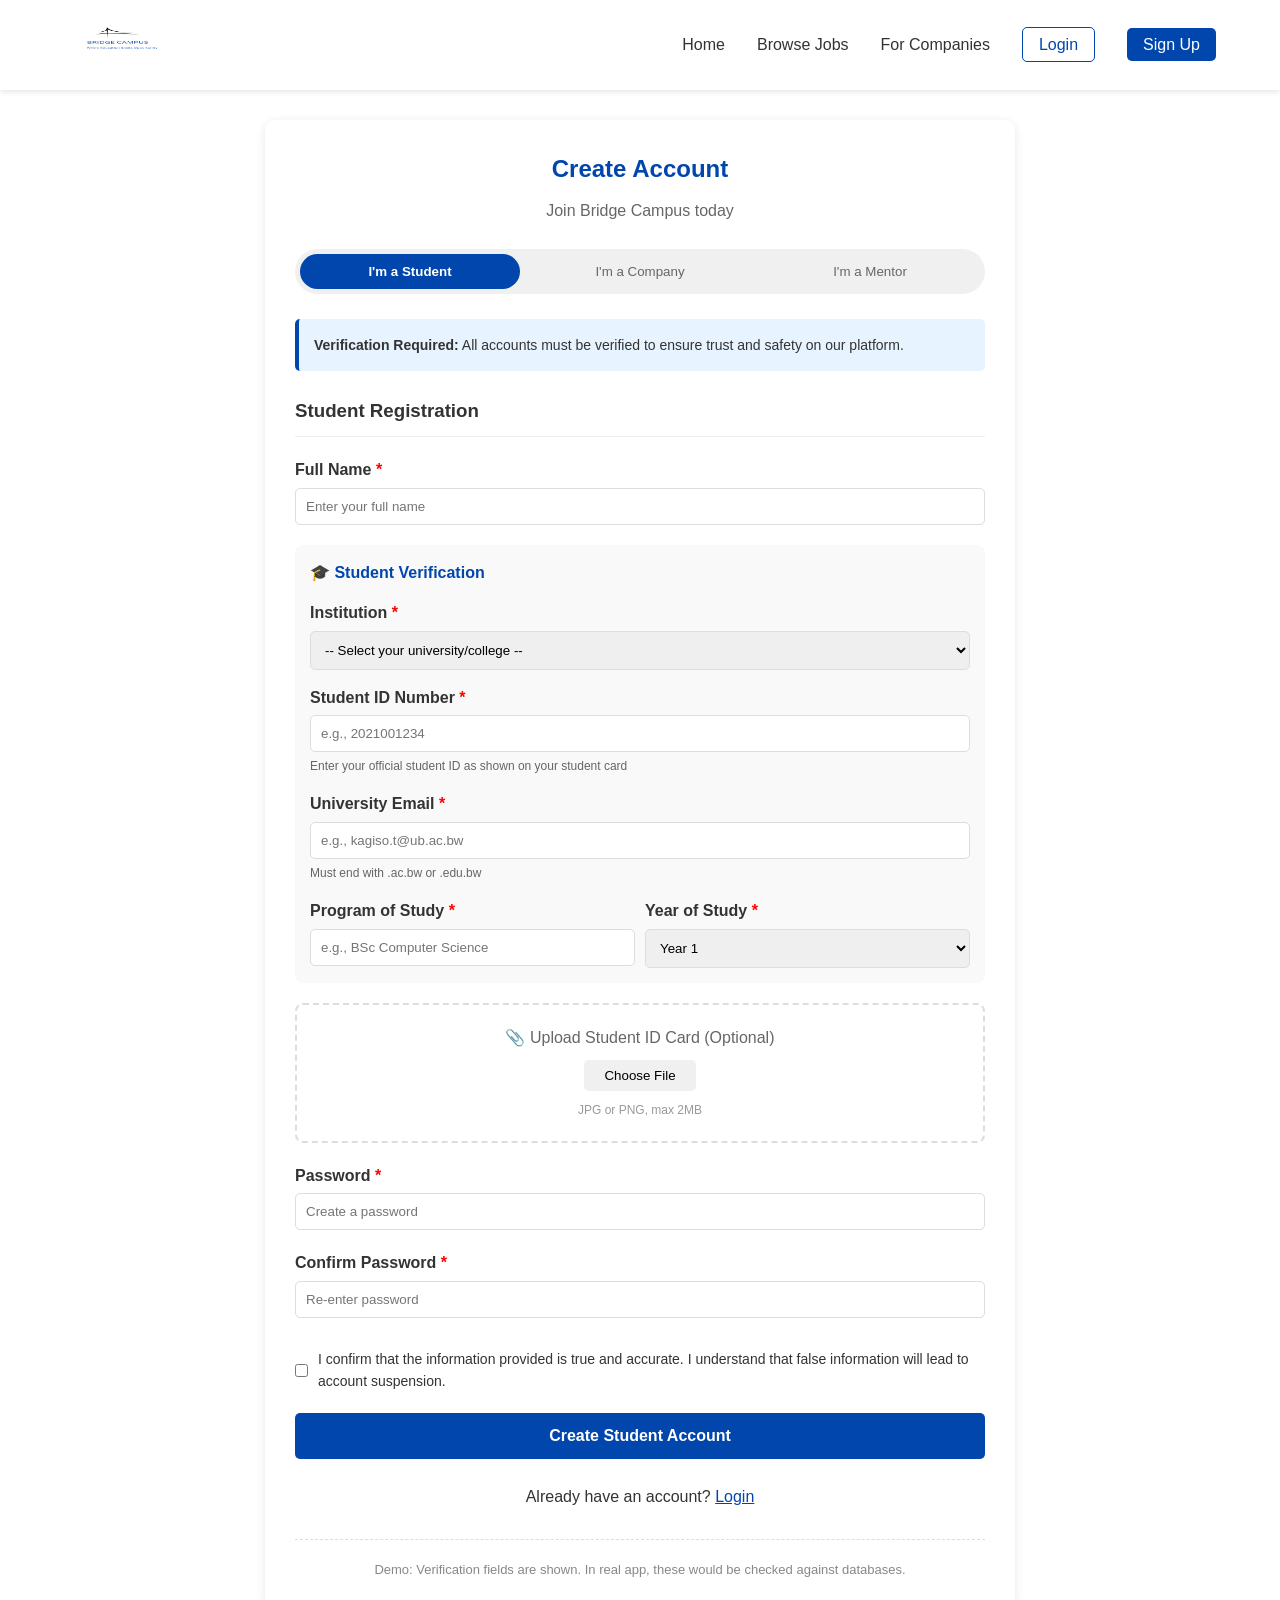
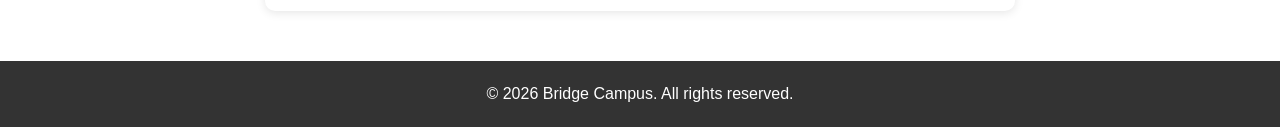
<file: signup.html>
<!DOCTYPE html>
<html lang="en">
<head>
    <meta charset="UTF-8">
    <meta name="viewport" content="width=device-width, initial-scale=1.0">
    <title>Sign Up - Bridge Campus</title>
    <link rel="stylesheet" href="style.css">
    <style>
        .verification-note {
            background: #e7f3ff;
            border-left: 4px solid #0046ad;
            padding: 15px;
            margin-bottom: 25px;
            border-radius: 5px;
            font-size: 14px;
        }
        .required:after {
            content: " *";
            color: red;
        }
    </style>
</head>
<body>
    <!-- Navigation Bar -->
    <nav class="navbar">
        <div class="container">
            <div class="logo">
                <a href="index.html" style="text-decoration: none; color: inherit;">
                    <img src="bridge_logo.png" alt="Bridge Campus Logo" style="height: 50px; width: auto;">
                </a>
            </div>
            <ul class="nav-links">
                <li><a href="index.html">Home</a></li>
                <li><a href="jobs.html">Browse Jobs</a></li>
                <li><a href="company-dashboard.html">For Companies</a></li>
                <li><a href="login.html" class="btn-outline">Login</a></li>
                <li><a href="signup.html" class="btn-primary">Sign Up</a></li>
            </ul>
        </div>
    </nav>

    <!-- Sign Up Form -->
    <div style="max-width: 750px; margin: 30px auto; padding: 30px; background: white; border-radius: 10px; box-shadow: 0 2px 10px rgba(0,0,0,0.1);">
        <h2 style="color: #0046ad; text-align: center; margin-bottom: 10px;">Create Account</h2>
        <p style="text-align: center; color: #666; margin-bottom: 25px;">Join Bridge Campus today</p>
        
        <!-- Account Type Toggle -->
        <div style="display: flex; gap: 10px; margin-bottom: 25px; background: #f0f0f0; padding: 5px; border-radius: 50px;">
            <button onclick="showStudentForm()" id="btnStudent" style="flex: 1; padding: 10px; border: none; border-radius: 50px; background: #0046ad; color: white; font-weight: bold; cursor: pointer;">I'm a Student</button>
            <button onclick="showCompanyForm()" id="btnCompany" style="flex: 1; padding: 10px; border: none; border-radius: 50px; background: transparent; color: #666; cursor: pointer;">I'm a Company</button>
            <button onclick="showMentorForm()" id="btnMentor" style="flex: 1; padding: 10px; border: none; border-radius: 50px; background: transparent; color: #666; cursor: pointer;">I'm a Mentor</button>
        </div>

        <!-- VERIFICATION NOTE -->
        <div class="verification-note">
            <strong>Verification Required:</strong> All accounts must be verified to ensure trust and safety on our platform.
        </div>

        <!-- STUDENT FORM (shown by default) -->
        <div id="studentForm">
            <h3 style="color: #333; margin-bottom: 20px; padding-bottom: 10px; border-bottom: 1px solid #eee;">Student Registration</h3>
            
            <!-- Personal Info -->
            <div style="margin-bottom: 20px;">
                <label class="required" style="display: block; margin-bottom: 5px; font-weight: bold;">Full Name</label>
                <input type="text" style="width: 100%; padding: 10px; border: 1px solid #ddd; border-radius: 5px;" placeholder="Enter your full name">
            </div>
            
            <!-- STUDENT VERIFICATION FIELDS -->
            <div style="background: #f9f9f9; padding: 15px; border-radius: 8px; margin-bottom: 20px;">
                <h4 style="color: #0046ad; margin-bottom: 15px;">🎓 Student Verification</h4>
                
                <div style="margin-bottom: 15px;">
                    <label class="required" style="display: block; margin-bottom: 5px; font-weight: bold;">Institution</label>
                    <select style="width: 100%; padding: 10px; border: 1px solid #ddd; border-radius: 5px;">
                        <option value="">-- Select your university/college --</option>
                        <option>University of Botswana (UB)</option>
                        <option>Botswana International University of Science & Technology (BIUST)</option>
                        <option>Botho University</option>
                        <option>Limkokwing University</option>
                        <option>Gaborone University College (GUC)</option>
                        <option>Botswana Accountancy College (BAC)</option>
                        <option>Vocational Training Centre</option>
                        <option>Other</option>
                    </select>
                </div>
                
                <div style="margin-bottom: 15px;">
                    <label class="required" style="display: block; margin-bottom: 5px; font-weight: bold;">Student ID Number</label>
                    <input type="text" style="width: 100%; padding: 10px; border: 1px solid #ddd; border-radius: 5px;" placeholder="e.g., 2021001234">
                    <p style="font-size: 12px; color: #666; margin-top: 5px;">Enter your official student ID as shown on your student card</p>
                </div>
                
                <div style="margin-bottom: 15px;">
                    <label class="required" style="display: block; margin-bottom: 5px; font-weight: bold;">University Email</label>
                    <input type="email" style="width: 100%; padding: 10px; border: 1px solid #ddd; border-radius: 5px;" placeholder="e.g., kagiso.t@ub.ac.bw">
                    <p style="font-size: 12px; color: #666; margin-top: 5px;">Must end with .ac.bw or .edu.bw</p>
                </div>
                
                <div style="display: grid; grid-template-columns: 1fr 1fr; gap: 10px;">
                    <div>
                        <label class="required" style="display: block; margin-bottom: 5px; font-weight: bold;">Program of Study</label>
                        <input type="text" style="width: 100%; padding: 10px; border: 1px solid #ddd; border-radius: 5px;" placeholder="e.g., BSc Computer Science">
                    </div>
                    <div>
                        <label class="required" style="display: block; margin-bottom: 5px; font-weight: bold;">Year of Study</label>
                        <select style="width: 100%; padding: 10px; border: 1px solid #ddd; border-radius: 5px;">
                            <option>Year 1</option>
                            <option>Year 2</option>
                            <option>Year 3</option>
                            <option>Year 4</option>
                            <option>Year 5+</option>
                        </select>
                    </div>
                </div>
            </div>
            
            <!-- Upload Student ID (optional but good) -->
            <div style="margin-bottom: 20px; border: 2px dashed #ddd; padding: 20px; text-align: center; border-radius: 8px;">
                <p style="margin-bottom: 10px; color: #666;">📎 Upload Student ID Card (Optional)</p>
                <button style="background: #f0f0f0; border: none; padding: 8px 20px; border-radius: 5px; cursor: pointer;">Choose File</button>
                <p style="font-size: 12px; color: #999; margin-top: 10px;">JPG or PNG, max 2MB</p>
            </div>
            
            <!-- Account Security -->
            <div style="margin-bottom: 20px;">
                <label class="required" style="display: block; margin-bottom: 5px; font-weight: bold;">Password</label>
                <input type="password" style="width: 100%; padding: 10px; border: 1px solid #ddd; border-radius: 5px;" placeholder="Create a password">
            </div>
            
            <div style="margin-bottom: 30px;">
                <label class="required" style="display: block; margin-bottom: 5px; font-weight: bold;">Confirm Password</label>
                <input type="password" style="width: 100%; padding: 10px; border: 1px solid #ddd; border-radius: 5px;" placeholder="Re-enter password">
            </div>
            
            <!-- Terms and Verification Agreement -->
            <div style="margin-bottom: 20px;">
                <label style="display: flex; align-items: center; gap: 10px;">
                    <input type="checkbox">
                    <span style="font-size: 14px;">I confirm that the information provided is true and accurate. I understand that false information will lead to account suspension.</span>
                </label>
            </div>
            
            <button onclick="window.location.href='student-dashboard.html'" style="width: 100%; background: #0046ad; color: white; padding: 14px; border: none; border-radius: 5px; font-size: 16px; font-weight: bold; cursor: pointer;">
                Create Student Account
            </button>
        </div>

        <!-- COMPANY FORM (hidden initially) -->
        <div id="companyForm" style="display: none;">
            <h3 style="color: #333; margin-bottom: 20px; padding-bottom: 10px; border-bottom: 1px solid #eee;">Company Registration</h3>
            
            <div style="margin-bottom: 20px;">
                <label class="required" style="display: block; margin-bottom: 5px; font-weight: bold;">Company Name</label>
                <input type="text" style="width: 100%; padding: 10px; border: 1px solid #ddd; border-radius: 5px;" placeholder="e.g., Debswana, Mascom, etc.">
            </div>
            
            <!-- COMPANY VERIFICATION FIELDS -->
            <div style="background: #f9f9f9; padding: 15px; border-radius: 8px; margin-bottom: 20px;">
                <h4 style="color: #0046ad; margin-bottom: 15px;">🏢 Company Verification</h4>
                
                <div style="margin-bottom: 15px;">
                    <label class="required" style="display: block; margin-bottom: 5px; font-weight: bold;">Company Registration Number</label>
                    <input type="text" style="width: 100%; padding: 10px; border: 1px solid #ddd; border-radius: 5px;" placeholder="e.g., CIPA Reg No: BW123456789">
                    <p style="font-size: 12px; color: #666; margin-top: 5px;">Enter your CIPA registration number</p>
                </div>
                
                <div style="margin-bottom: 15px;">
                    <label class="required" style="display: block; margin-bottom: 5px; font-weight: bold;">Tax Identification Number (TIN)</label>
                    <input type="text" style="width: 100%; padding: 10px; border: 1px solid #ddd; border-radius: 5px;" placeholder="e.g., TIN: 123456789">
                </div>
                
                <div style="margin-bottom: 15px;">
                    <label class="required" style="display: block; margin-bottom: 5px; font-weight: bold;">Business Email</label>
                    <input type="email" style="width: 100%; padding: 10px; border: 1px solid #ddd; border-radius: 5px;" placeholder="e.g., hr@company.co.bw">
                    <p style="font-size: 12px; color: #666; margin-top: 5px;">Must be company domain email</p>
                </div>
                
                <div style="margin-bottom: 15px;">
                    <label class="required" style="display: block; margin-bottom: 5px; font-weight: bold;">Industry</label>
                    <select style="width: 100%; padding: 10px; border: 1px solid #ddd; border-radius: 5px;">
                        <option>Mining</option>
                        <option>Telecommunications</option>
                        <option>Banking/Finance</option>
                        <option>Retail</option>
                        <option>Technology</option>
                        <option>Hospitality</option>
                        <option>Construction</option>
                        <option>Other</option>
                    </select>
                </div>
            </div>
            
            <!-- Upload Documents -->
            <div style="margin-bottom: 20px; border: 2px dashed #ddd; padding: 20px; text-align: center; border-radius: 8px;">
                <p style="margin-bottom: 10px; color: #666;">📎 Upload Company Registration Certificate</p>
                <button style="background: #f0f0f0; border: none; padding: 8px 20px; border-radius: 5px; cursor: pointer;">Choose File</button>
                <p style="font-size: 12px; color: #999; margin-top: 10px;">PDF or image, max 5MB</p>
            </div>
            
            <!-- Contact Person -->
            <h4 style="margin: 20px 0 15px;">Contact Person Details</h4>
            
            <div style="margin-bottom: 15px;">
                <label class="required" style="display: block; margin-bottom: 5px; font-weight: bold;">HR/Contact Person Name</label>
                <input type="text" style="width: 100%; padding: 10px; border: 1px solid #ddd; border-radius: 5px;">
            </div>
            
            <div style="margin-bottom: 15px;">
                <label class="required" style="display: block; margin-bottom: 5px; font-weight: bold;">Position in Company</label>
                <input type="text" style="width: 100%; padding: 10px; border: 1px solid #ddd; border-radius: 5px;" placeholder="e.g., HR Manager">
            </div>
            
            <div style="margin-bottom: 20px;">
                <label class="required" style="display: block; margin-bottom: 5px; font-weight: bold;">Phone Number</label>
                <input type="tel" style="width: 100%; padding: 10px; border: 1px solid #ddd; border-radius: 5px;" placeholder="e.g., 71 234 567">
            </div>
            
            <!-- Password -->
            <div style="margin-bottom: 20px;">
                <label class="required" style="display: block; margin-bottom: 5px; font-weight: bold;">Password</label>
                <input type="password" style="width: 100%; padding: 10px; border: 1px solid #ddd; border-radius: 5px;">
            </div>
            
            <div style="margin-bottom: 30px;">
                <label class="required" style="display: block; margin-bottom: 5px; font-weight: bold;">Confirm Password</label>
                <input type="password" style="width: 100%; padding: 10px; border: 1px solid #ddd; border-radius: 5px;">
            </div>
            
            <!-- Terms -->
            <div style="margin-bottom: 20px;">
                <label style="display: flex; align-items: center; gap: 10px;">
                    <input type="checkbox">
                    <span style="font-size: 14px;">I confirm that this is a legitimate business and all information provided is accurate.</span>
                </label>
            </div>
            
            <button onclick="window.location.href='company-dashboard.html'" style="width: 100%; background: #28a745; color: white; padding: 14px; border: none; border-radius: 5px; font-size: 16px; font-weight: bold; cursor: pointer;">
                Register Company
            </button>
        </div>

        <p style="text-align: center; margin-top: 25px;">
            Already have an account? <a href="login.html" style="color: #0046ad;">Login</a>
        </p>
        
        <!-- Demo note -->
        <p style="text-align: center; margin-top: 30px; font-size: 13px; color: #888; border-top: 1px dashed #ddd; padding-top: 20px;">
            Demo: Verification fields are shown. In real app, these would be checked against databases.
        </p>

        <!-- MENTOR FORM -->
    <div id="mentorForm" style="display: none;">
        <h3 style="color: #333; margin-bottom: 20px;">Mentor Registration</h3>
        <p style="color: #666; margin-bottom: 20px;">Join as an alumni mentor to guide the next generation of professionals.</p>
        
        <div style="margin-bottom: 20px;">
            <label style="display: block; margin-bottom: 5px; font-weight: bold;">Full Name</label>
            <input type="text" style="width: 100%; padding: 10px; border: 1px solid #ddd; border-radius: 5px;" placeholder="Your full name">
        </div>
        
        <div style="background: #f9f9f9; padding: 15px; border-radius: 8px; margin-bottom: 20px;">
            <h4 style="color: #0046ad; margin-bottom: 15px;">Verification</h4>
            
            <div style="margin-bottom: 15px;">
                <label style="display: block; margin-bottom: 5px; font-weight: bold;">Institution Graduated From</label>
                <select style="width: 100%; padding: 10px; border: 1px solid #ddd; border-radius: 5px;">
                    <option>University of Botswana (UB)</option>
                    <option>BIUST</option>
                    <option>Botho University</option>
                    <option>Limkokwing University</option>
                    <option>GUC</option>
                    <option>BAC</option>
                    <option>Other</option>
                </select>
            </div>
            
            <div style="margin-bottom: 15px;">
                <label style="display: block; margin-bottom: 5px; font-weight: bold;">Year of Graduation</label>
                <input type="text" style="width: 100%; padding: 10px; border: 1px solid #ddd; border-radius: 5px;" placeholder="e.g., 2020">
            </div>
            
            <div style="margin-bottom: 15px;">
                <label style="display: block; margin-bottom: 5px; font-weight: bold;">Current Employer</label>
                <input type="text" style="width: 100%; padding: 10px; border: 1px solid #ddd; border-radius: 5px;" placeholder="e.g., Debswana, Mascom">
            </div>
            
            <div style="margin-bottom: 15px;">
                <label style="display: block; margin-bottom: 5px; font-weight: bold;">Job Title</label>
                <input type="text" style="width: 100%; padding: 10px; border: 1px solid #ddd; border-radius: 5px;" placeholder="e.g., Software Engineer">
            </div>
        </div>
        
        <div style="margin-bottom: 20px;">
            <label style="display: block; margin-bottom: 5px; font-weight: bold;">Email</label>
            <input type="email" style="width: 100%; padding: 10px; border: 1px solid #ddd; border-radius: 5px;" placeholder="your@email.com">
        </div>
        
        <div style="margin-bottom: 20px;">
            <label style="display: block; margin-bottom: 5px; font-weight: bold;">Password</label>
            <input type="password" style="width: 100%; padding: 10px; border: 1px solid #ddd; border-radius: 5px;">
        </div>
        
        <button onclick="window.location.href='mentor-dashboard.html'" style="width: 100%; background: #28a745; color: white; padding: 14px; border: none; border-radius: 5px; font-size: 16px; font-weight: bold; cursor: pointer;">
            Register as Mentor
        </button>
    </div>

    </div>


    <!-- JavaScript to toggle between forms -->
    <script>
        function showStudentForm() {
            // Show/hide forms
            document.getElementById('studentForm').style.display = 'block';
            document.getElementById('companyForm').style.display = 'none';
            document.getElementById('mentorForm').style.display = 'none';
            
            // Reset all buttons first
            document.getElementById('btnStudent').style.background = '#0046ad';
            document.getElementById('btnStudent').style.color = 'white';
            document.getElementById('btnCompany').style.background = 'transparent';
            document.getElementById('btnCompany').style.color = '#666';
            document.getElementById('btnMentor').style.background = 'transparent';
            document.getElementById('btnMentor').style.color = '#666';
        }

        function showCompanyForm() {
            // Show/hide forms
            document.getElementById('studentForm').style.display = 'none';
            document.getElementById('companyForm').style.display = 'block';
            document.getElementById('mentorForm').style.display = 'none';
            
            // Reset all buttons first
            document.getElementById('btnStudent').style.background = 'transparent';
            document.getElementById('btnStudent').style.color = '#666';
            document.getElementById('btnCompany').style.background = '#28a745';
            document.getElementById('btnCompany').style.color = 'white';
            document.getElementById('btnMentor').style.background = 'transparent';
            document.getElementById('btnMentor').style.color = '#666';
        }

        function showMentorForm() {
            // Show/hide forms
            document.getElementById('studentForm').style.display = 'none';
            document.getElementById('companyForm').style.display = 'none';
            document.getElementById('mentorForm').style.display = 'block';
            
            // Reset all buttons first
            document.getElementById('btnStudent').style.background = 'transparent';
            document.getElementById('btnStudent').style.color = '#666';
            document.getElementById('btnCompany').style.background = 'transparent';
            document.getElementById('btnCompany').style.color = '#666';
            document.getElementById('btnMentor').style.background = '#28a745';
            document.getElementById('btnMentor').style.color = 'white';
        }

    </script>

    <!-- Footer -->
    <footer style="background: #333; color: white; text-align: center; padding: 20px; margin-top: 50px;">
        <p>&copy; 2026 Bridge Campus. All rights reserved.</p>
    </footer>
</body>
</html>
</file>
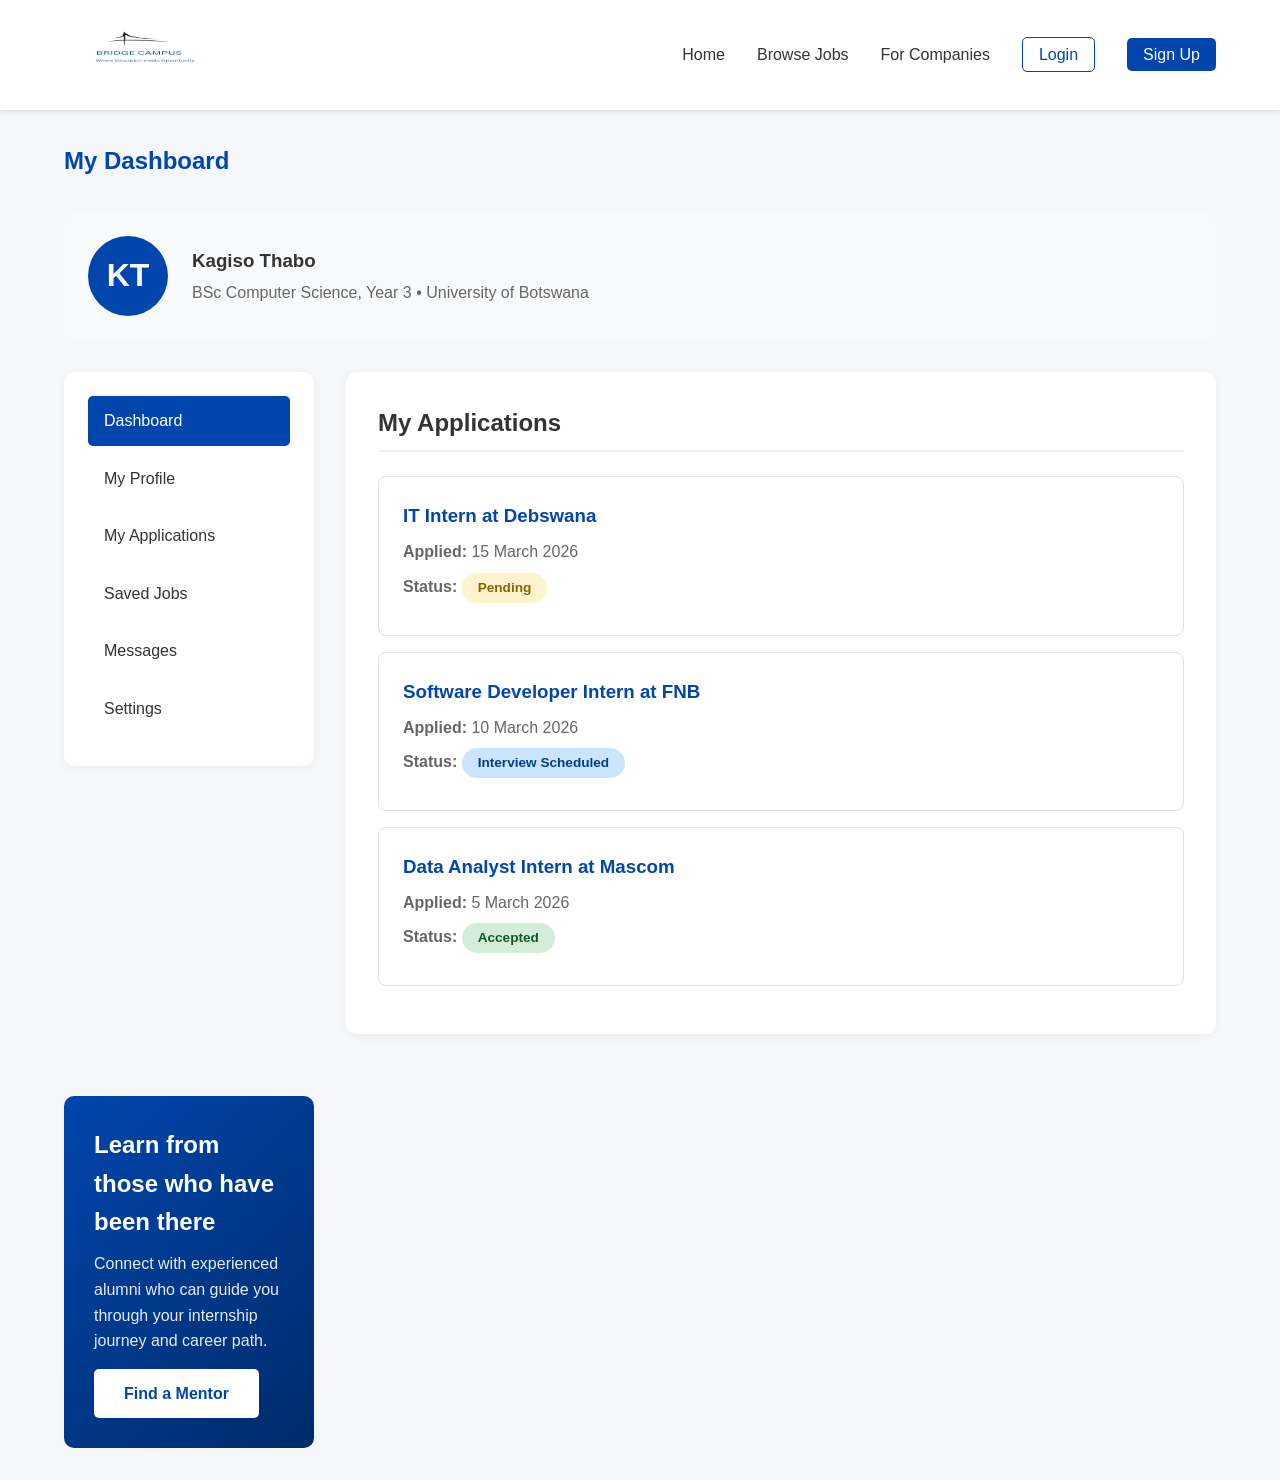
<file: student-dashboard.html>
<!DOCTYPE html>
<html lang="en">
<head>
    <meta charset="UTF-8">
    <meta name="viewport" content="width=device-width, initial-scale=1.0">
    <title>Student Dashboard - Bridge Campus</title>
    <link rel="stylesheet" href="style.css">
    <link rel="stylesheet" href="https://cdnjs.cloudflare.com/ajax/libs/font-awesome/6.0.0/css/all.min.css">
</head>
<body>
    
    <nav class="navbar">
        <div class="container">
            <div class="logo">
                <a href="index.html" style="text-decoration: none; color: inherit;">
                    <img src="bridge_logo.png" alt="Bridge Campus Logo" style="height: 70px; width: auto;">
                </a>
            </div>
            <ul class="nav-links">
                <li><a href="index.html">Home</a></li>
                <li><a href="jobs.html">Browse Jobs</a></li>
                <li><a href="for-companies.html">For Companies</a></li>
                <li><a href="login.html" class="btn-outline">Login</a></li>
                <li><a href="signup.html" class="btn-primary">Sign Up</a></li>
            </ul>
        </div>
    </nav>
    
    <section class="dashboard">
        <div class="container">
            <h1>My Dashboard</h1>
            
            <!-- Profile Summary -->
            <div class="profile-summary">
                <div class="profile-avatar">KT</div>
                <div class="profile-info">
                    <h3>Kagiso Thabo</h3>
                    <p>BSc Computer Science, Year 3 • University of Botswana</p>
                </div>
            </div>
            
            <div class="dashboard-grid">
                <!-- Sidebar -->
                <div class="sidebar">
                    <ul>
                        <li><a href="#" class="active">Dashboard</a></li>
                        <li><a href="#">My Profile</a></li>
                        <li><a href="#">My Applications</a></li>
                        <li><a href="#">Saved Jobs</a></li>
                        <li><a href="#">Messages</a></li>
                        <li><a href="#">Settings</a></li>
                    </ul>
                </div>
                
                <!-- Main Content -->
                <div class="main-content">
                    <h2>My Applications</h2>
                    
                    <div class="application-card">
                        <h3>IT Intern at Debswana</h3>
                        <p><strong>Applied:</strong> 15 March 2026</p>
                        <p><strong>Status:</strong> <span class="status pending">Pending</span></p>
                    </div>
                    
                    <div class="application-card">
                        <h3>Software Developer Intern at FNB</h3>
                        <p><strong>Applied:</strong> 10 March 2026</p>
                        <p><strong>Status:</strong> <span class="status interview">Interview Scheduled</span></p>
                    </div>
                    
                    <div class="application-card">
                        <h3>Data Analyst Intern at Mascom</h3>
                        <p><strong>Applied:</strong> 5 March 2026</p>
                        <p><strong>Status:</strong> <span class="status accepted">Accepted</span></p>
                    </div>
                </div>

                <!-- Mentorship Section -->
                <div style="background: linear-gradient(135deg, #0046ad, #002b6a); color: white; padding: 30px; border-radius: 10px; margin-top: 30px;">
                    <div style="display: flex; align-items: center; justify-content: space-between; flex-wrap: wrap;">
                        <div>
                            <h2 style="color: white; margin-bottom: 10px;">Learn from those who have been there</h2>
                            <p style="margin-bottom: 0; font-size: 16px; opacity: 0.9;">Connect with experienced alumni who can guide you through your internship journey and career path.</p>
                        </div>
                        <div style="margin-top: 15px;">
                            <a href="mentor.html" style="background: white; color: #0046ad; padding: 12px 30px; text-decoration: none; border-radius: 5px; font-weight: bold; display: inline-block;">Find a Mentor</a>
                        </div>
                    </div>
                </div>

            </div>
        </div>
    </section>
    
    <!-- Footer -->
</body>
</html>
</file>
<file: style.css>
/* Reset and Base Styles */
* {
    margin: 0;
    padding: 0;
    box-sizing: border-box;
}

body {
    font-family: 'Arial', sans-serif;
    line-height: 1.6;
    color: #333;
}

.container {
    width: 90%;
    max-width: 1200px;
    margin: 0 auto;
}

/* Navigation */
.navbar {
    background: #fff;
    box-shadow: 0 2px 5px rgba(0,0,0,0.1);
    padding: 1rem 0;
    position: sticky;
    top: 0;
    z-index: 100;
}

.navbar .container {
    display: flex;
    justify-content: space-between;
    align-items: center;
}

.logo h1 {
    color: #0046ad;
    font-size: 1.5rem;
}

.nav-links {
    display: flex;
    list-style: none;
    gap: 2rem;
    align-items: center;
}

.nav-links a {
    text-decoration: none;
    color: #333;
}

.nav-links a:hover {
    color: #0046ad;
}

/* Buttons */
.btn-outline {
    border: 1px solid #0046ad;
    padding: 0.5rem 1rem;
    border-radius: 5px;
    color: #0046ad !important;
}

.btn-primary {
    background: #0046ad;
    color: white !important;
    padding: 0.5rem 1rem;
    border-radius: 5px;
    border: none;
}

.btn-secondary {
    background: #6c757d;
    color: white !important;
    padding: 0.5rem 1rem;
    border-radius: 5px;
    border: none;
}

.btn-search {
    background: #0046ad;
    color: white;
    padding: 0.8rem 2rem;
    border: none;
    border-radius: 5px;
    cursor: pointer;
}

/* Hero Section */
.hero {
    background: linear-gradient(135deg, #0046ad, #002b6a);
    color: white;
    padding: 4rem 0;
}

.hero-content {
    text-align: center;
    max-width: 800px;
    margin: 0 auto;
}

.hero h1 {
    font-size: 2.5rem;
    margin-bottom: 1rem;
}

.hero p {
    font-size: 1.2rem;
    margin-bottom: 2rem;
}

.search-box {
    display: flex;
    gap: 0.5rem;
    margin-bottom: 2rem;
}

.search-box input {
    flex: 1;
    padding: 1rem;
    border: none;
    border-radius: 5px;
    font-size: 1rem;
}

.cta-buttons {
    display: flex;
    gap: 1rem;
    justify-content: center;
}

/* How It Works Section */
.how-it-works {
    padding: 4rem 0;
    background: #f8f9fa;
}

.how-it-works h2 {
    text-align: center;
    margin-bottom: 3rem;
    font-size: 2rem;
}

.steps {
    display: grid;
    grid-template-columns: repeat(3, 1fr);
    gap: 2rem;
}

.step {
    text-align: center;
    padding: 2rem;
}

.step-icon {
    width: 60px;
    height: 60px;
    background: #0046ad;
    color: white;
    border-radius: 50%;
    display: flex;
    align-items: center;
    justify-content: center;
    font-size: 1.5rem;
    font-weight: bold;
    margin: 0 auto 1rem;
}

/* Featured Jobs */
.featured-jobs {
    padding: 4rem 0;
}

.featured-jobs h2 {
    text-align: center;
    margin-bottom: 3rem;
    font-size: 2rem;
}

.job-cards {
    display: grid;
    grid-template-columns: repeat(3, 1fr);
    gap: 2rem;
}

.job-card {
    border: 1px solid #ddd;
    border-radius: 8px;
    padding: 1.5rem;
    transition: transform 0.3s;
}

.job-card:hover {
    transform: translateY(-5px);
    box-shadow: 0 5px 15px rgba(0,0,0,0.1);
}

.job-card h3 {
    color: #0046ad;
    margin-bottom: 0.5rem;
}

.company {
    font-weight: bold;
    margin-bottom: 0.5rem;
}

.location, .duration {
    color: #6c757d;
    margin-bottom: 0.5rem;
}

.btn-small {
    display: inline-block;
    background: #0046ad;
    color: white;
    text-decoration: none;
    padding: 0.5rem 1rem;
    border-radius: 5px;
    margin-top: 1rem;
}

.view-all {
    text-align: center;
    margin-top: 2rem;
}

.view-all a {
    color: #0046ad;
    text-decoration: none;
    font-weight: bold;
}

/* Footer */
.footer {
    background: #333;
    color: white;
    text-align: center;
    padding: 2rem 0;
    margin-top: 2rem;
}

/* Responsive Design */
@media (max-width: 768px) {
    .nav-links {
        display: none; /* You'd want a mobile menu */
    }
    
    .steps, .job-cards {
        grid-template-columns: 1fr;
    }
    
    .hero h1 {
        font-size: 2rem;
    }
}

/* ========== DASHBOARD STYLES ========== */
.dashboard {
    padding: 2rem 0;
    background: #f5f7fa;
    min-height: calc(100vh - 200px);
}

.dashboard h1 {
    margin-bottom: 2rem;
    color: #0046ad;
}

.dashboard-grid {
    display: grid;
    grid-template-columns: 250px 1fr;
    gap: 2rem;
}

/* Sidebar */
.sidebar {
    background: white;
    border-radius: 10px;
    padding: 1.5rem;
    box-shadow: 0 2px 10px rgba(0,0,0,0.05);
    height: fit-content;
}

.sidebar ul {
    list-style: none;
    padding: 0;
}

.sidebar li {
    margin-bottom: 0.5rem;
}

.sidebar a {
    display: block;
    padding: 0.75rem 1rem;
    color: #333;
    text-decoration: none;
    border-radius: 5px;
    transition: all 0.3s;
}

.sidebar a:hover,
.sidebar a.active {
    background: #0046ad;
    color: white;
}

/* Main Content Area */
.main-content {
    background: white;
    border-radius: 10px;
    padding: 2rem;
    box-shadow: 0 2px 10px rgba(0,0,0,0.05);
}

.main-content h2 {
    color: #333;
    margin-bottom: 1.5rem;
    padding-bottom: 0.5rem;
    border-bottom: 2px solid #f0f0f0;
}

/* Application Cards */
.application-card {
    border: 1px solid #e0e0e0;
    border-radius: 8px;
    padding: 1.5rem;
    margin-bottom: 1rem;
    transition: transform 0.2s;
}

.application-card:hover {
    transform: translateX(5px);
    box-shadow: 0 2px 8px rgba(0,70,173,0.1);
    border-left: 3px solid #0046ad;
}

.application-card h3 {
    color: #0046ad;
    margin-bottom: 0.5rem;
}

.application-card p {
    margin-bottom: 0.5rem;
    color: #666;
}

/* Status Badges */
.status {
    display: inline-block;
    padding: 0.25rem 1rem;
    border-radius: 20px;
    font-size: 0.85rem;
    font-weight: bold;
}

.status.pending {
    background: #fff3cd;
    color: #856404;
}

.status.accepted {
    background: #d4edda;
    color: #155724;
}

.status.rejected {
    background: #f8d7da;
    color: #721c24;
}

.status.interview {
    background: #cce5ff;
    color: #004085;
}

/* Profile Summary (for dashboard header) */
.profile-summary {
    display: flex;
    align-items: center;
    gap: 1.5rem;
    padding: 1.5rem;
    background: #f8f9fa;
    border-radius: 10px;
    margin-bottom: 2rem;
}

.profile-avatar {
    width: 80px;
    height: 80px;
    background: #0046ad;
    color: white;
    border-radius: 50%;
    display: flex;
    align-items: center;
    justify-content: center;
    font-size: 2rem;
    font-weight: bold;
}

.profile-info h3 {
    color: #333;
    margin-bottom: 0.25rem;
}

.profile-info p {
    color: #666;
}

/* ========== JOBS PAGE STYLES ========== */
.jobs-page {
    padding: 2rem 0;
    background: #f5f7fa;
    min-height: calc(100vh - 200px);
}

.jobs-page h1 {
    margin-bottom: 2rem;
    color: #0046ad;
}

/* Filters Section */
.filters {
    background: white;
    padding: 1.5rem;
    border-radius: 10px;
    margin-bottom: 2rem;
    display: grid;
    grid-template-columns: repeat(auto-fit, minmax(200px, 1fr));
    gap: 1rem;
    box-shadow: 0 2px 10px rgba(0,0,0,0.05);
}

.filters select,
.filters input {
    padding: 0.75rem;
    border: 1px solid #ddd;
    border-radius: 5px;
    font-size: 1rem;
    width: 100%;
}

.filters select:focus,
.filters input:focus {
    outline: none;
    border-color: #0046ad;
}

/* Jobs Listings */
.job-listings {
    display: grid;
    gap: 1rem;
}

/* Job Cards (enhanced for jobs page) */
.job-card {
    background: white;
    border-radius: 10px;
    padding: 1.5rem;
    box-shadow: 0 2px 10px rgba(0,0,0,0.05);
    display: grid;
    grid-template-columns: auto 1fr auto;
    gap: 1.5rem;
    align-items: center;
    transition: all 0.3s;
    border: 1px solid transparent;
}

.job-card:hover {
    transform: translateY(-2px);
    box-shadow: 0 5px 20px rgba(0,70,173,0.15);
    border-color: #0046ad;
}

.job-icon {
    width: 60px;
    height: 60px;
    background: #e6f0ff;
    border-radius: 10px;
    display: flex;
    align-items: center;
    justify-content: center;
    color: #0046ad;
    font-size: 1.5rem;
}

.job-info h3 {
    color: #0046ad;
    margin-bottom: 0.5rem;
    font-size: 1.2rem;
}

.job-meta {
    display: flex;
    gap: 1.5rem;
    color: #666;
    font-size: 0.9rem;
    margin-bottom: 0.5rem;
}

.job-meta i {
    color: #0046ad;
    margin-right: 0.25rem;
}

.job-description {
    color: #666;
    font-size: 0.95rem;
    line-height: 1.5;
}

.job-actions {
    text-align: right;
}

.job-actions .btn-apply {
    background: #0046ad;
    color: white;
    border: none;
    padding: 0.75rem 2rem;
    border-radius: 5px;
    cursor: pointer;
    font-weight: bold;
    transition: background 0.3s;
    width: 100%;
}

.job-actions .btn-apply:hover {
    background: #002b6a;
}

.job-actions .saved {
    color: #666;
    font-size: 0.9rem;
    margin-top: 0.5rem;
}

/* No Results */
.no-results {
    text-align: center;
    padding: 3rem;
    background: white;
    border-radius: 10px;
    color: #666;
}

/* ========== JOB DETAILS PAGE ========== */
.job-details-page {
    padding: 2rem 0;
    background: #f5f7fa;
}

.back-link {
    margin-bottom: 1rem;
}

.back-link a {
    color: #0046ad;
    text-decoration: none;
}

.back-link a:hover {
    text-decoration: underline;
}

.job-details-card {
    background: white;
    border-radius: 10px;
    padding: 2rem;
    box-shadow: 0 2px 10px rgba(0,0,0,0.05);
}

.job-header {
    display: flex;
    justify-content: space-between;
    align-items: start;
    margin-bottom: 2rem;
    padding-bottom: 1rem;
    border-bottom: 2px solid #f0f0f0;
}

.job-header h1 {
    color: #0046ad;
    margin-bottom: 0.5rem;
}

.company-name {
    font-size: 1.2rem;
    color: #666;
}

.job-details-grid {
    display: grid;
    grid-template-columns: repeat(auto-fit, minmax(200px, 1fr));
    gap: 1.5rem;
    margin-bottom: 2rem;
    padding: 1.5rem;
    background: #f8f9fa;
    border-radius: 10px;
}

.detail-item {
    display: flex;
    align-items: center;
    gap: 1rem;
}

.detail-icon {
    width: 40px;
    height: 40px;
    background: #e6f0ff;
    border-radius: 50%;
    display: flex;
    align-items: center;
    justify-content: center;
    color: #0046ad;
}

.detail-text h4 {
    font-size: 0.9rem;
    color: #666;
    margin-bottom: 0.25rem;
}

.detail-text p {
    font-weight: bold;
    color: #333;
}

.job-description-full {
    margin-bottom: 2rem;
}

.job-description-full h3 {
    color: #333;
    margin-bottom: 1rem;
}

.job-description-full ul {
    list-style: none;
    padding: 0;
}

.job-description-full li {
    padding: 0.5rem 0;
    padding-left: 1.5rem;
    position: relative;
}

.job-description-full li:before {
    content: "✓";
    color: #0046ad;
    position: absolute;
    left: 0;
}

.apply-section {
    margin-top: 2rem;
    padding-top: 2rem;
    border-top: 2px solid #f0f0f0;
    text-align: center;
}

.btn-apply-large {
    background: #0046ad;
    color: white;
    border: none;
    padding: 1rem 3rem;
    border-radius: 5px;
    font-size: 1.2rem;
    font-weight: bold;
    cursor: pointer;
    transition: background 0.3s;
}

.btn-apply-large:hover {
    background: #002b6a;
}

/* ========== RESPONSIVE FIXES ========== */
@media (max-width: 768px) {
    .dashboard-grid {
        grid-template-columns: 1fr;
    }
    
    .job-card {
        grid-template-columns: 1fr;
        text-align: center;
    }
    
    .job-icon {
        margin: 0 auto;
    }
    
    .job-actions {
        text-align: center;
    }
    
    .job-meta {
        flex-direction: column;
        gap: 0.5rem;
    }
    
    .job-header {
        flex-direction: column;
        gap: 1rem;
    }
}
</file>
